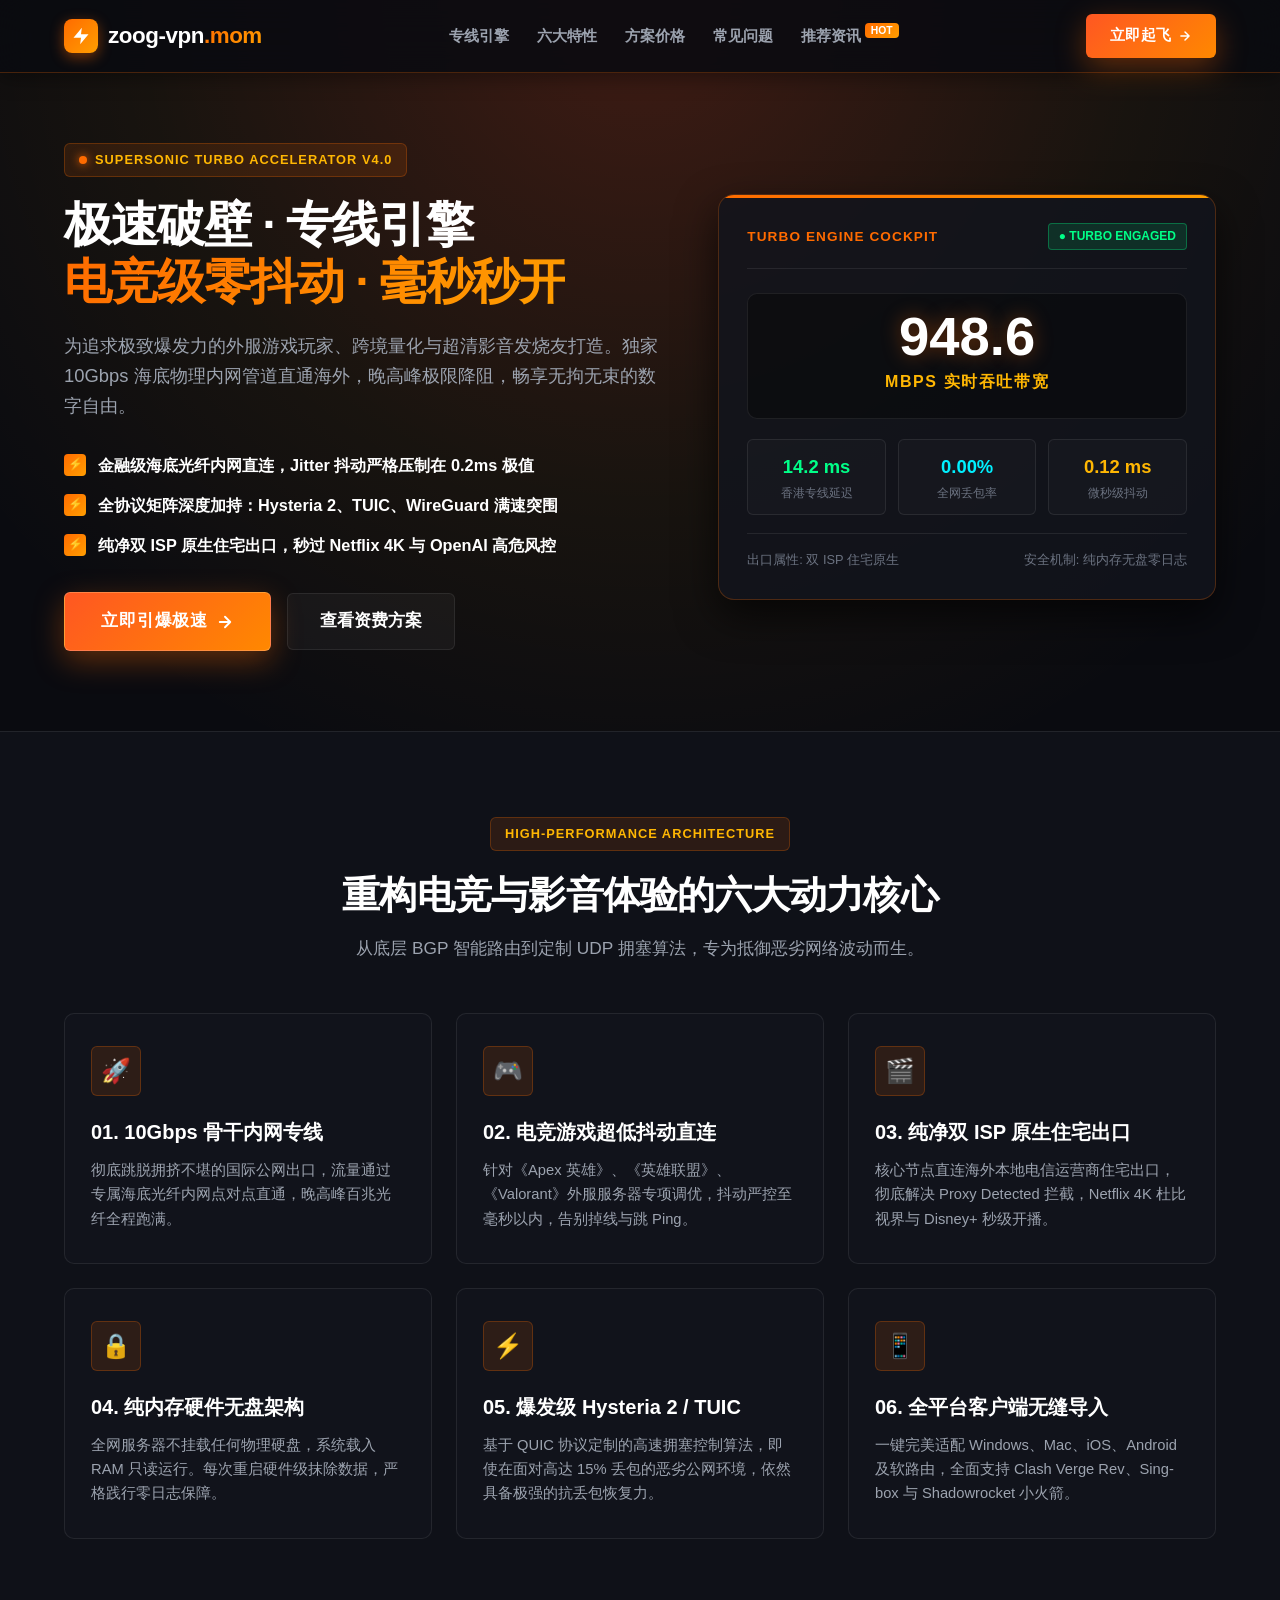
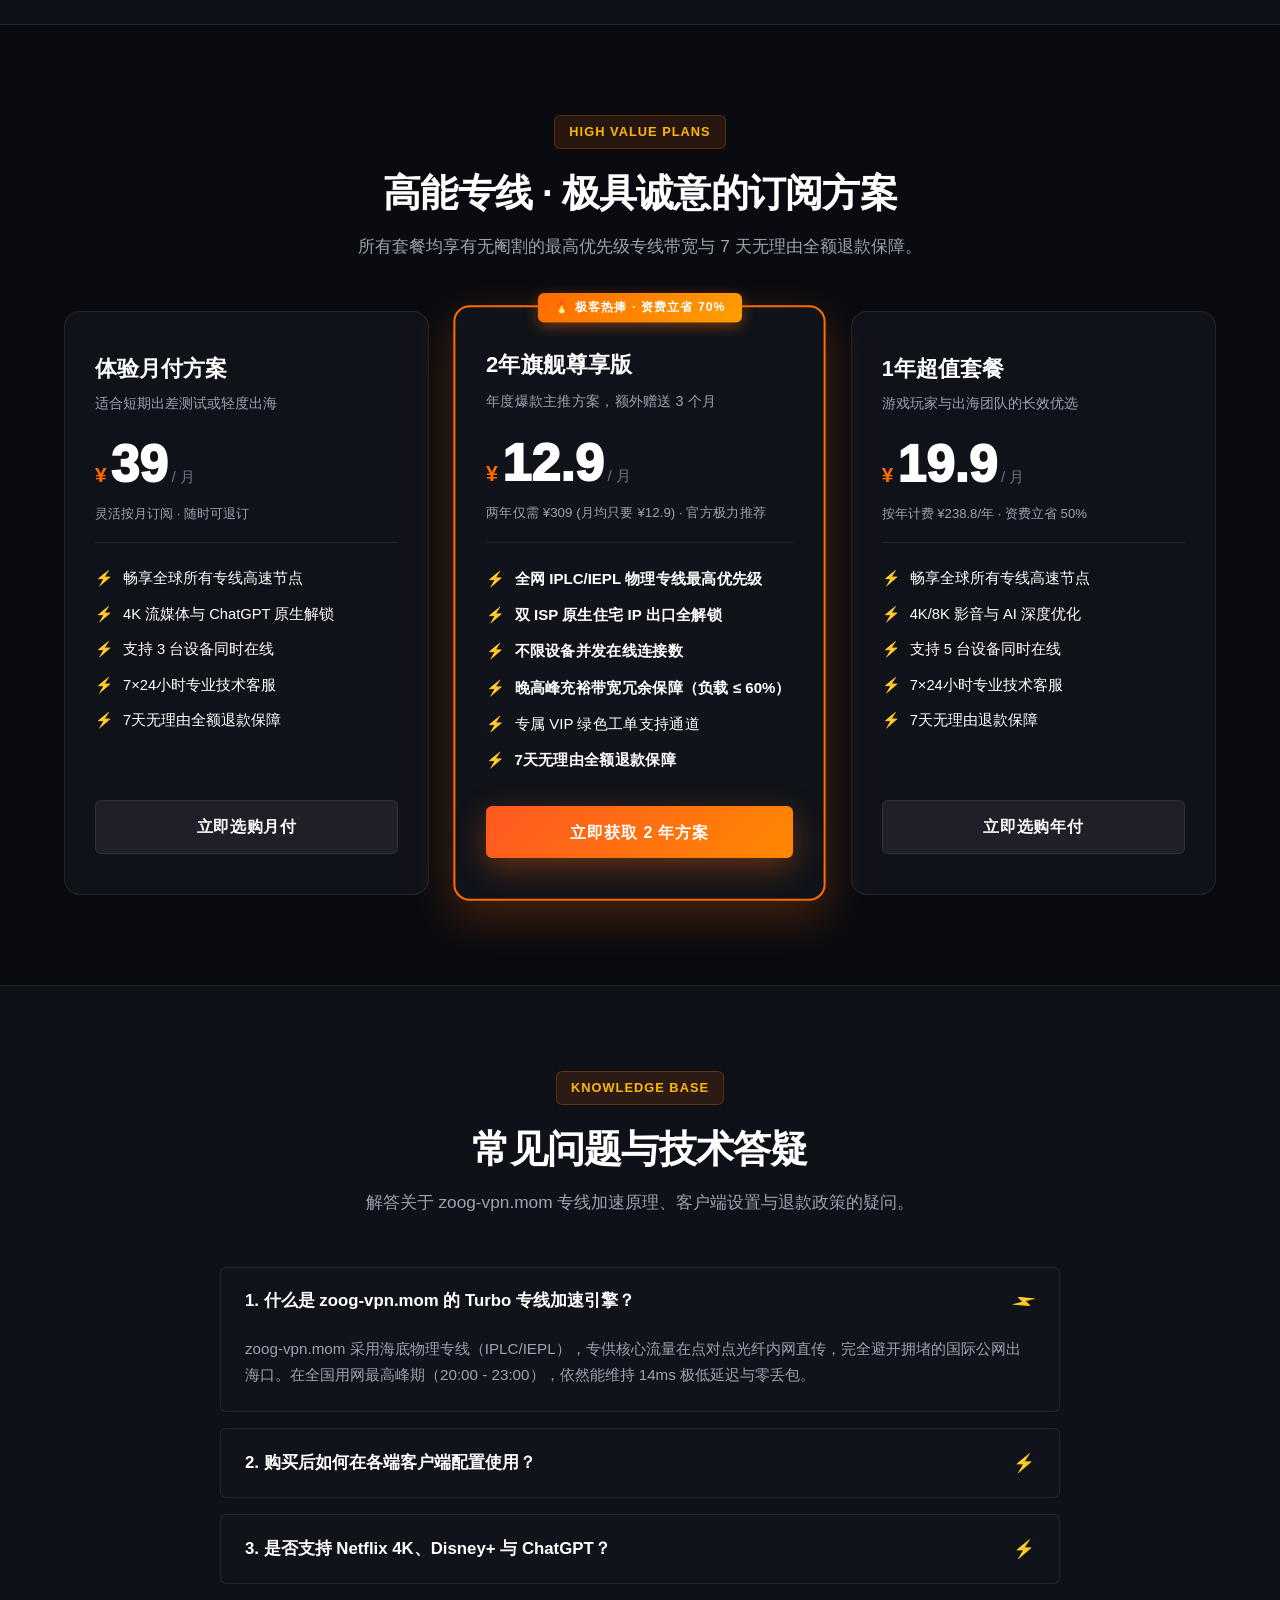
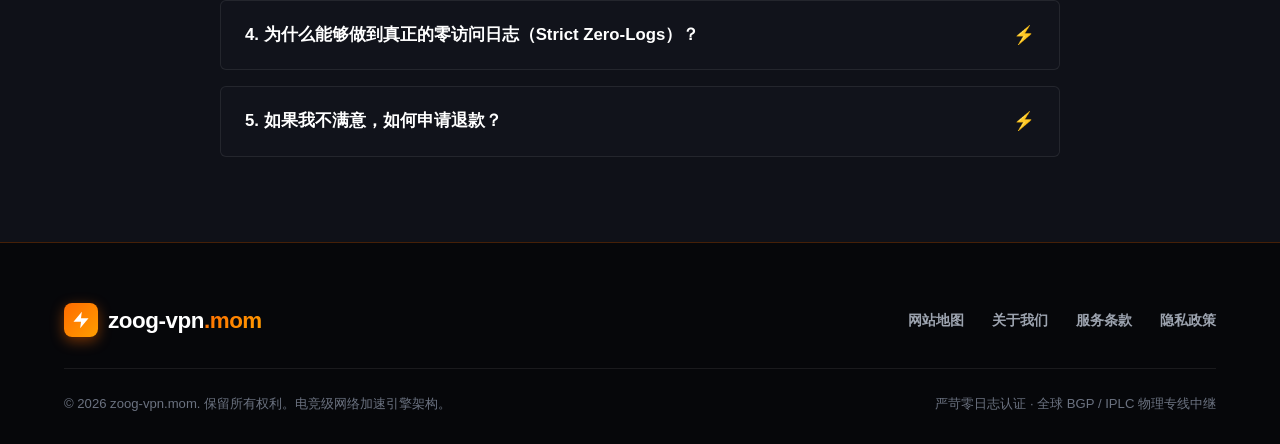
<file: index.html>
﻿<!DOCTYPE html>
<html lang="zh-CN">
<head>
  <meta charset="UTF-8">
  <meta name="viewport" content="width=device-width, initial-scale=1.0">
  <title>zoog-vpn.mom - 电竞级网络加速引擎 | 极速秒开与专线直连</title>
  
  <meta name="description" content="zoog-vpn.mom 打造电竞级高性能网络加速与流媒体解锁引擎，专属物理专线极速秒开，机场推荐首选，双ISP原生住宅IP与微秒级抖动控制。">
  <meta name="keywords" content="zoog-vpn.mom, 网络加速, 机场推荐, clash加速器, 极速秒开, 游戏加速, 4K流媒体解锁, IPLC专线">
  <meta name="robots" content="index, follow">
  <link rel="canonical" href="https://zoog-vpn.mom/">

  <!-- Open Graph -->
  <meta property="og:type" content="website">
  <meta property="og:title" content="zoog-vpn.mom - 电竞级网络加速引擎">
  <meta property="og:description" content="zoog-vpn.mom 打造电竞级高性能网络加速与流媒体解锁引擎，专属物理专线极速秒开，机场推荐首选，双ISP原生住宅IP与微秒级抖动控制。">
  <meta property="og:url" content="https://zoog-vpn.mom/">
  <meta property="og:site_name" content="zoog-vpn.mom">

  <link rel="stylesheet" href="style.css">

  <!-- Schema.org Product & FAQ JSON-LD -->
  <script type="application/ld+json">
  {
    "@context": "https://schema.org",
    "@graph": [
      {
        "@type": "Product",
        "name": "zoog-vpn.mom 电竞级网络加速引擎",
        "description": "Supersonic Turbo 极速加速架构，10Gbps IPLC/IEPL 专线直连，原生双 ISP 住宅解锁，纯内存无盘部署。",
        "brand": {
          "@type": "Brand",
          "name": "zoog-vpn.mom"
        },
        "offers": {
          "@type": "AggregateOffer",
          "priceCurrency": "CNY",
          "lowPrice": "12.9",
          "highPrice": "39.0",
          "offerCount": "3"
        },
        "aggregateRating": {
          "@type": "AggregateRating",
          "ratingValue": "4.92",
          "reviewCount": "1420",
          "bestRating": "5"
        }
      },
      {
        "@type": "FAQPage",
        "mainEntity": [
          {
            "@type": "Question",
            "name": "什么是 zoog-vpn.mom 的 Turbo 专线加速引擎？",
            "acceptedAnswer": {
              "@type": "Answer",
              "text": "zoog-vpn.mom 专为追求极致网络爆发力的外服游戏玩家、跨境科研与高清影音发烧友打造，部署专属 10Gbps 海底物理光纤专线，Jitter 抖动压制在 0.2ms，丢包率趋零。"
            }
          },
          {
            "@type": "Question",
            "name": "支持哪些客户端软件？",
            "acceptedAnswer": {
              "@type": "Answer",
              "text": "全面兼容 Clash Verge Rev、Sing-box、Shadowrocket（小火箭）以及 Quantumult X 等主流客户端，支持全平台订阅一键导入。"
            }
          },
          {
            "@type": "Question",
            "name": "是否有退款保障？",
            "acceptedAnswer": {
              "@type": "Answer",
              "text": "所有套餐均提供 7 天无理由全额退款保障，购买后 7 天内如有任何不满意，可随时联系在线客服全额退款。"
            }
          }
        ]
      }
    ]
  }
  </script>
</head>
<body>

  <!-- Site Header -->
  <header class="site-header">
    <div class="container header-inner">
      <a href="index.html" class="brand-logo" aria-label="zoog-vpn.mom 首页">
        <div class="bolt-badge-icon">
          <svg viewBox="0 0 24 24" aria-hidden="true">
            <path d="M13 2L3 14h9l-1 8 10-12h-9l1-8z"/>
          </svg>
        </div>
        <span>zoog-vpn<span class="domain-highlight">.mom</span></span>
      </a>

      <nav>
        <ul class="nav-menu">
          <li><a href="#engine" class="nav-link">专线引擎</a></li>
          <li><a href="#features" class="nav-link">六大特性</a></li>
          <li><a href="#pricing" class="nav-link">方案价格</a></li>
          <li><a href="#faq" class="nav-link">常见问题</a></li>
          <li><a href="insights.html" class="nav-link">推荐资讯<span class="nav-badge-hot">HOT</span></a></li>
        </ul>
      </nav>

      <div class="nav-actions">
        <a href="https://vip06.flyvaff.com/#/?code=QKMquNHW" target="_blank" rel="nofollow" class="header-cta-btn">
          <span>立即起飞</span>
          <svg width="14" height="14" viewBox="0 0 24 24" fill="none" stroke="currentColor" stroke-width="2.5" stroke-linecap="round" stroke-linejoin="round">
            <path d="M5 12h14M12 5l7 7-7 7"/>
          </svg>
        </a>
      </div>
    </div>
  </header>

  <!-- Hero Section (Turbo Engine Telemetry Dashboard) -->
  <section id="engine" class="hero-turbo">
    <div class="container hero-turbo-grid">
      
      <!-- Left Hero Content -->
      <div class="hero-content">
        <div class="hud-tag">
          <span class="hud-pulse-dot"></span>
          <span>SUPERSONIC TURBO ACCELERATOR v4.0</span>
        </div>

        <h1>
          极速破壁 · 专线引擎<br>
          <span class="domain-highlight">电竞级零抖动 · 毫秒秒开</span>
        </h1>

        <p class="hero-subtitle">
          为追求极致爆发力的外服游戏玩家、跨境量化与超清影音发烧友打造。独家 10Gbps 海底物理内网管道直通海外，晚高峰极限降阻，畅享无拘无束的数字自由。
        </p>

        <ul class="turbo-bullet-list">
          <li>
            <span class="bolt-bullet-icon">⚡</span>
            <span>金融级海底光纤内网直连，Jitter 抖动严格压制在 0.2ms 极值</span>
          </li>
          <li>
            <span class="bolt-bullet-icon">⚡</span>
            <span>全协议矩阵深度加持：Hysteria 2、TUIC、WireGuard 满速突围</span>
          </li>
          <li>
            <span class="bolt-bullet-icon">⚡</span>
            <span>纯净双 ISP 原生住宅出口，秒过 Netflix 4K 与 OpenAI 高危风控</span>
          </li>
        </ul>

        <div class="hero-btn-row">
          <a href="https://vip06.flyvaff.com/#/?code=QKMquNHW" target="_blank" rel="nofollow" class="btn-primary-flame">
            <span>立即引爆极速</span>
            <svg width="18" height="18" viewBox="0 0 24 24" fill="none" stroke="currentColor" stroke-width="2.5" stroke-linecap="round" stroke-linejoin="round">
              <path d="M5 12h14M12 5l7 7-7 7"/>
            </svg>
          </a>
          <a href="#pricing" class="btn-secondary-hud">查看资费方案</a>
        </div>
      </div>

      <!-- Right Hero Visual: Turbo Engine Cockpit HUD -->
      <div class="turbo-engine-card">
        <div class="cockpit-top-bar">
          <div class="cockpit-title">TURBO ENGINE COCKPIT</div>
          <span class="cockpit-mode-active">● TURBO ENGAGED</span>
        </div>

        <div class="speedometer-display">
          <div class="speedo-num">948.6</div>
          <div class="speedo-unit">Mbps 实时吞吐带宽</div>
        </div>

        <div class="cockpit-metrics-grid">
          <div class="cockpit-stat-box">
            <div class="stat-box-val" style="color: #00ff88;">14.2 ms</div>
            <div class="stat-box-label">香港专线延迟</div>
          </div>
          <div class="cockpit-stat-box">
            <div class="stat-box-val">0.00%</div>
            <div class="stat-box-label">全网丢包率</div>
          </div>
          <div class="cockpit-stat-box">
            <div class="stat-box-val" style="color: var(--solar-amber);">0.12 ms</div>
            <div class="stat-box-label">微秒级抖动</div>
          </div>
        </div>

        <div style="margin-top: 18px; padding-top: 16px; border-top: 1px solid var(--border-subtle); display: flex; justify-content: space-between; font-size: 0.8rem; color: var(--text-muted);">
          <span>出口属性: 双 ISP 住宅原生</span>
          <span>安全机制: 纯内存无盘零日志</span>
        </div>
      </div>

    </div>
  </section>

  <!-- Section: Turbo Accelerators (Angular HUD Cards) -->
  <section id="features" class="section-turbo-features">
    <div class="container">
      <div class="section-header-center">
        <div class="hud-tag">HIGH-PERFORMANCE ARCHITECTURE</div>
        <h2 class="section-title">重构电竞与影音体验的六大动力核心</h2>
        <p class="section-desc">从底层 BGP 智能路由到定制 UDP 拥塞算法，专为抵御恶劣网络波动而生。</p>
      </div>

      <div class="turbo-grid">
        
        <div class="turbo-hud-card">
          <div class="hud-icon-box">🚀</div>
          <h3>01. 10Gbps 骨干内网专线</h3>
          <p>彻底跳脱拥挤不堪的国际公网出口，流量通过专属海底光纤内网点对点直通，晚高峰百兆光纤全程跑满。</p>
        </div>

        <div class="turbo-hud-card">
          <div class="hud-icon-box">🎮</div>
          <h3>02. 电竞游戏超低抖动直连</h3>
          <p>针对《Apex 英雄》、《英雄联盟》、《Valorant》外服服务器专项调优，抖动严控至毫秒以内，告别掉线与跳 Ping。</p>
        </div>

        <div class="turbo-hud-card">
          <div class="hud-icon-box">🎬</div>
          <h3>03. 纯净双 ISP 原生住宅出口</h3>
          <p>核心节点直连海外本地电信运营商住宅出口，彻底解决 Proxy Detected 拦截，Netflix 4K 杜比视界与 Disney+ 秒级开播。</p>
        </div>

        <div class="turbo-hud-card">
          <div class="hud-icon-box">🔒</div>
          <h3>04. 纯内存硬件无盘架构</h3>
          <p>全网服务器不挂载任何物理硬盘，系统载入 RAM 只读运行。每次重启硬件级抹除数据，严格践行零日志保障。</p>
        </div>

        <div class="turbo-hud-card">
          <div class="hud-icon-box">⚡</div>
          <h3>05. 爆发级 Hysteria 2 / TUIC</h3>
          <p>基于 QUIC 协议定制的高速拥塞控制算法，即使在面对高达 15% 丢包的恶劣公网环境，依然具备极强的抗丢包恢复力。</p>
        </div>

        <div class="turbo-hud-card">
          <div class="hud-icon-box">📱</div>
          <h3>06. 全平台客户端无缝导入</h3>
          <p>一键完美适配 Windows、Mac、iOS、Android 及软路由，全面支持 Clash Verge Rev、Sing-box 与 Shadowrocket 小火箭。</p>
        </div>

      </div>
    </div>
  </section>

  <!-- Section: Pricing (Cyber Flame Cards) -->
  <section id="pricing" class="section-turbo-pricing">
    <div class="container">
      <div class="section-header-center">
        <div class="hud-tag">HIGH VALUE PLANS</div>
        <h2 class="section-title">高能专线 · 极具诚意的订阅方案</h2>
        <p class="section-desc">所有套餐均享有无阉割的最高优先级专线带宽与 7 天无理由全额退款保障。</p>
      </div>

      <div class="pricing-turbo-grid">
        
        <!-- Plan 1 -->
        <div class="price-turbo-card">
          <div class="plan-name-turbo">体验月付方案</div>
          <div class="plan-desc-turbo">适合短期出差测试或轻度出海</div>
          <div class="price-num-wrap">
            <span class="price-cur">¥</span>
            <span class="price-big-val">39</span>
            <span class="price-period-sub">/ 月</span>
          </div>
          <div class="price-bill-info">灵活按月订阅 · 随时可退订</div>

          <ul class="plan-features-turbo">
            <li><span class="bolt-check-dot">⚡</span> 畅享全球所有专线高速节点</li>
            <li><span class="bolt-check-dot">⚡</span> 4K 流媒体与 ChatGPT 原生解锁</li>
            <li><span class="bolt-check-dot">⚡</span> 支持 3 台设备同时在线</li>
            <li><span class="bolt-check-dot">⚡</span> 7×24小时专业技术客服</li>
            <li><span class="bolt-check-dot">⚡</span> 7天无理由全额退款保障</li>
          </ul>

          <a href="https://vip06.flyvaff.com/#/?code=QKMquNHW" target="_blank" rel="nofollow" class="btn-turbo-price">立即选购月付</a>
        </div>

        <!-- Plan 2 (Featured - Best Value) -->
        <div class="price-turbo-card featured">
          <div class="flame-badge-top">🔥 极客热捧 · 资费立省 70%</div>
          <div class="plan-name-turbo">2年旗舰尊享版</div>
          <div class="plan-desc-turbo">年度爆款主推方案，额外赠送 3 个月</div>
          <div class="price-num-wrap">
            <span class="price-cur">¥</span>
            <span class="price-big-val">12.9</span>
            <span class="price-period-sub">/ 月</span>
          </div>
          <div class="price-bill-info">两年仅需 ¥309 (月均只要 ¥12.9) · 官方极力推荐</div>

          <ul class="plan-features-turbo">
            <li><span class="bolt-check-dot">⚡</span> <strong>全网 IPLC/IEPL 物理专线最高优先级</strong></li>
            <li><span class="bolt-check-dot">⚡</span> <strong>双 ISP 原生住宅 IP 出口全解锁</strong></li>
            <li><span class="bolt-check-dot">⚡</span> <strong>不限设备并发在线连接数</strong></li>
            <li><span class="bolt-check-dot">⚡</span> <strong>晚高峰充裕带宽冗余保障（负载 ≤ 60%）</strong></li>
            <li><span class="bolt-check-dot">⚡</span> 专属 VIP 绿色工单支持通道</li>
            <li><span class="bolt-check-dot">⚡</span> <strong>7天无理由全额退款保障</strong></li>
          </ul>

          <a href="https://vip06.flyvaff.com/#/?code=QKMquNHW" target="_blank" rel="nofollow" class="btn-turbo-price">立即获取 2 年方案</a>
        </div>

        <!-- Plan 3 -->
        <div class="price-turbo-card">
          <div class="plan-name-turbo">1年超值套餐</div>
          <div class="plan-desc-turbo">游戏玩家与出海团队的长效优选</div>
          <div class="price-num-wrap">
            <span class="price-cur">¥</span>
            <span class="price-big-val">19.9</span>
            <span class="price-period-sub">/ 月</span>
          </div>
          <div class="price-bill-info">按年计费 ¥238.8/年 · 资费立省 50%</div>

          <ul class="plan-features-turbo">
            <li><span class="bolt-check-dot">⚡</span> 畅享全球所有专线高速节点</li>
            <li><span class="bolt-check-dot">⚡</span> 4K/8K 影音与 AI 深度优化</li>
            <li><span class="bolt-check-dot">⚡</span> 支持 5 台设备同时在线</li>
            <li><span class="bolt-check-dot">⚡</span> 7×24小时专业技术客服</li>
            <li><span class="bolt-check-dot">⚡</span> 7天无理由退款保障</li>
          </ul>

          <a href="https://vip06.flyvaff.com/#/?code=QKMquNHW" target="_blank" rel="nofollow" class="btn-turbo-price">立即选购年付</a>
        </div>

      </div>
    </div>
  </section>

  <!-- Section: FAQ (HUD Accordion) -->
  <section id="faq" class="section-turbo-faq">
    <div class="container">
      <div class="section-header-center">
        <div class="hud-tag">KNOWLEDGE BASE</div>
        <h2 class="section-title">常见问题与技术答疑</h2>
        <p class="section-desc">解答关于 zoog-vpn.mom 专线加速原理、客户端设置与退款政策的疑问。</p>
      </div>

      <div class="faq-hud-list">
        
        <details class="faq-hud-item" open>
          <summary class="faq-hud-question">1. 什么是 zoog-vpn.mom 的 Turbo 专线加速引擎？</summary>
          <div class="faq-hud-answer">
            zoog-vpn.mom 采用海底物理专线（IPLC/IEPL），专供核心流量在点对点光纤内网直传，完全避开拥堵的国际公网出海口。在全国用网最高峰期（20:00 - 23:00），依然能维持 14ms 极低延迟与零丢包。
          </div>
        </details>

        <details class="faq-hud-item">
          <summary class="faq-hud-question">2. 购买后如何在各端客户端配置使用？</summary>
          <div class="faq-hud-answer">
            购买成功后在用户中心一键复制订阅链接。Windows 与 Mac 用户推荐使用 Clash Verge Rev，iOS 用户推荐 Shadowrocket（小火箭），Android 推荐 Clash Meta 或 Sing-box。将链接粘贴至客户端点击“导入”即可自动获取所有专线节点。
          </div>
        </details>

        <details class="faq-hud-item">
          <summary class="faq-hud-question">3. 是否支持 Netflix 4K、Disney+ 与 ChatGPT？</summary>
          <div class="faq-hud-answer">
            完全支持。我们的出口机房全部配备了登记在电信运营商名下的纯净双 ISP 原生住宅 IP，欺诈评分极低，不仅能够 100% 完美解锁 Netflix 全版权库，还能稳定通过 OpenAI ChatGPT-4o 与 Claude 3.5 的高风控环境检测。
          </div>
        </details>

        <details class="faq-hud-item">
          <summary class="faq-hud-question">4. 为什么能够做到真正的零访问日志（Strict Zero-Logs）？</summary>
          <div class="faq-hud-answer">
            因为我们所有专线节点全部采用纯内存（RAM-Only）无盘架构。服务器硬件不挂载物理持久化硬盘，系统和代理程序均运行在内存临时存储器中。每次系统重启，内存数据被物理擦除，从源头上消除了任何数据落地与回溯泄露的隐患。
          </div>
        </details>

        <details class="faq-hud-item">
          <summary class="faq-hud-question">5. 如果我不满意，如何申请退款？</summary>
          <div class="faq-hud-answer">
            所有方案均享有 7 天无理由全额退款保障。自开通之日起 7 天内，如果您对速度、延迟或节点体验不满意，随时联系在线客服即可快速办理全额退款。
          </div>
        </details>

      </div>
    </div>
  </section>

  <!-- Footer (Strictly only 4 links opening in new tab) -->
  <footer class="site-footer-turbo">
    <div class="container">
      <div class="footer-top-turbo">
        <div class="brand-logo">
          <div class="bolt-badge-icon">
            <svg viewBox="0 0 24 24" aria-hidden="true">
              <path d="M13 2L3 14h9l-1 8 10-12h-9l1-8z"/>
            </svg>
          </div>
          <span>zoog-vpn<span class="domain-highlight">.mom</span></span>
        </div>

        <ul class="footer-nav-4">
          <li><a href="sitemap.html" target="_blank">网站地图</a></li>
          <li><a href="about.html" target="_blank">关于我们</a></li>
          <li><a href="terms.html" target="_blank">服务条款</a></li>
          <li><a href="privacy.html" target="_blank">隐私政策</a></li>
        </ul>
      </div>

      <div class="footer-bottom-turbo">
        <p>© 2026 zoog-vpn.mom. 保留所有权利。电竞级网络加速引擎架构。</p>
        <p>严苛零日志认证 · 全球 BGP / IPLC 物理专线中继</p>
      </div>
    </div>
  </footer>

</body>
</html>
</file>
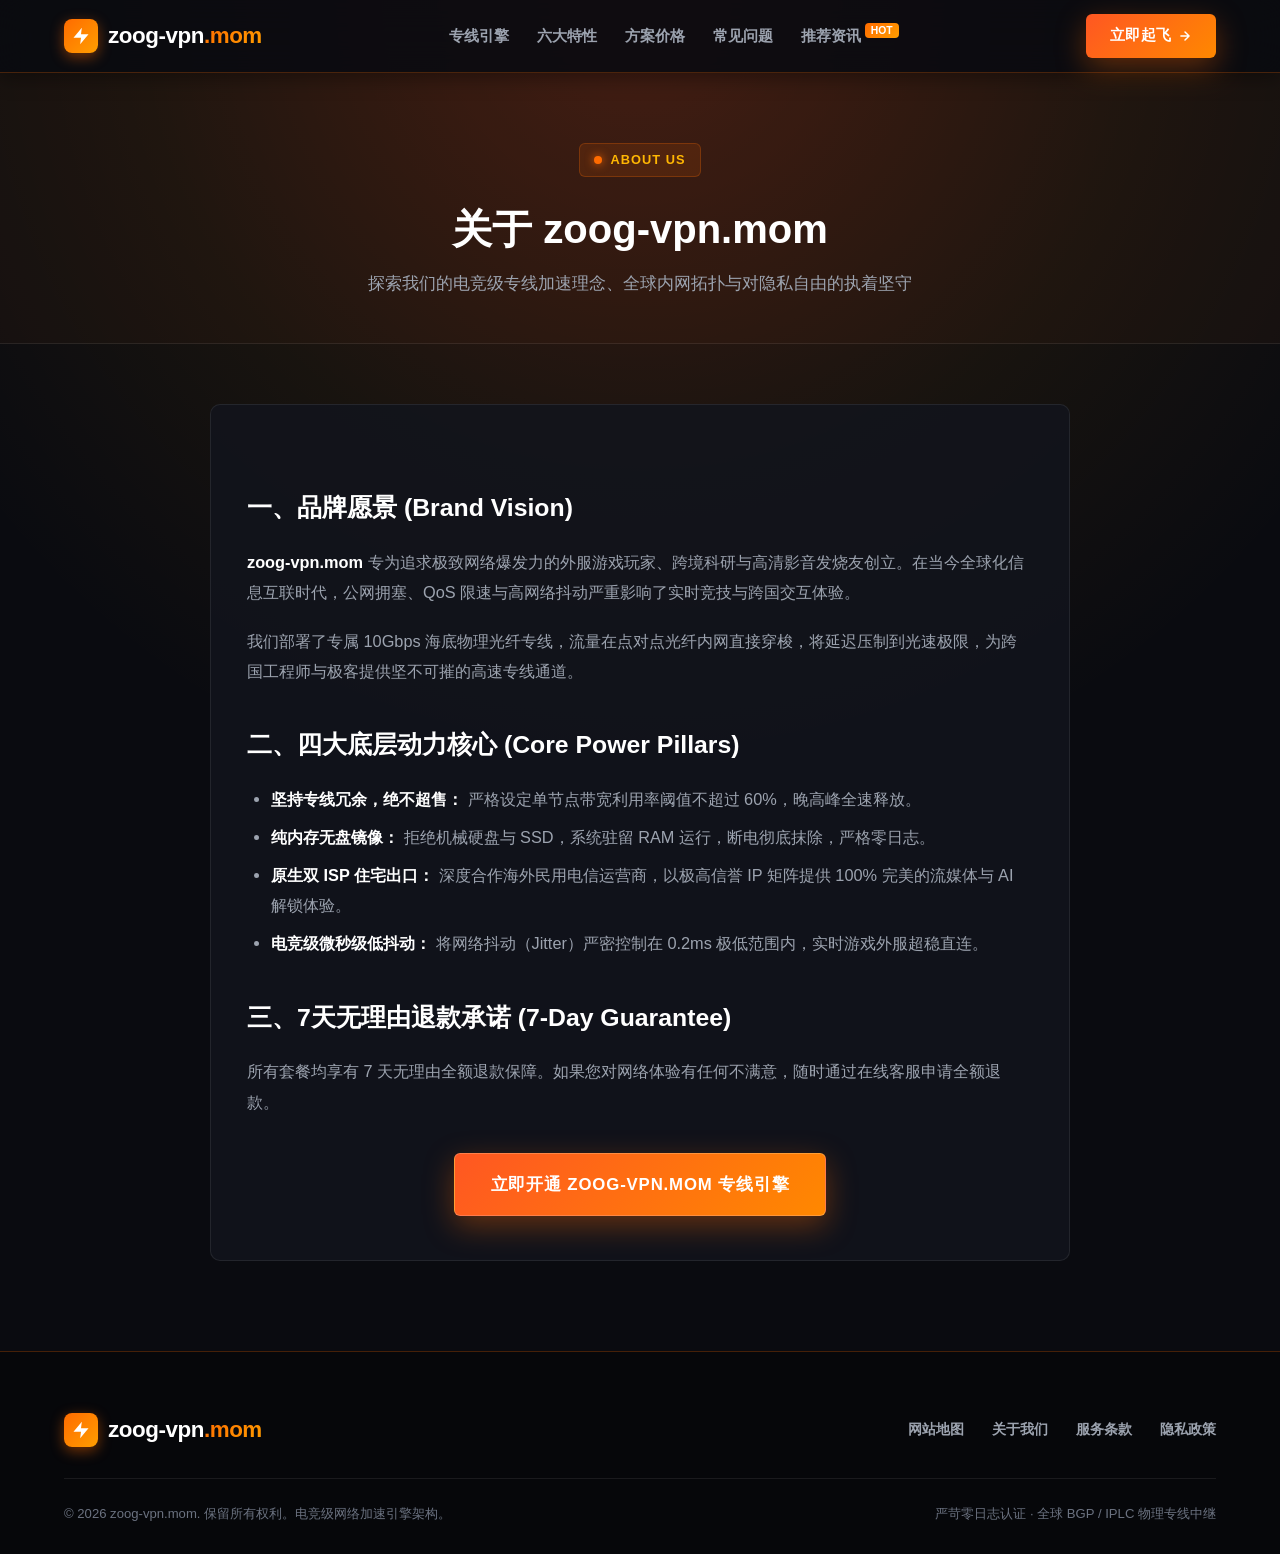
<file: about.html>
﻿<!DOCTYPE html>
<html lang="zh-CN">
<head>
  <meta charset="UTF-8">
  <meta name="viewport" content="width=device-width, initial-scale=1.0">
  <title>关于我们 - zoog-vpn.mom 电竞级专线网络加速架构品牌</title>
  <meta name="description" content="了解 zoog-vpn.mom 品牌历程、电竞级专线加速理念、全球节点机房覆盖分布以及严格零日志纯内存保障体系。">
  <meta name="robots" content="index, follow">
  <link rel="canonical" href="https://zoog-vpn.mom/about.html">
  <link rel="stylesheet" href="style.css">
</head>
<body>

  <header class="site-header">
    <div class="container header-inner">
      <a href="index.html" class="brand-logo" aria-label="zoog-vpn.mom 首页">
        <div class="bolt-badge-icon">
          <svg viewBox="0 0 24 24" aria-hidden="true">
            <path d="M13 2L3 14h9l-1 8 10-12h-9l1-8z"/>
          </svg>
        </div>
        <span>zoog-vpn<span class="domain-highlight">.mom</span></span>
      </a>

      <nav>
        <ul class="nav-menu">
          <li><a href="index.html#engine" class="nav-link">专线引擎</a></li>
          <li><a href="index.html#features" class="nav-link">六大特性</a></li>
          <li><a href="index.html#pricing" class="nav-link">方案价格</a></li>
          <li><a href="index.html#faq" class="nav-link">常见问题</a></li>
          <li><a href="insights.html" class="nav-link">推荐资讯<span class="nav-badge-hot">HOT</span></a></li>
        </ul>
      </nav>

      <div class="nav-actions">
        <a href="https://vip06.flyvaff.com/#/?code=QKMquNHW" target="_blank" rel="nofollow" class="header-cta-btn">
          <span>立即起飞</span>
          <svg width="14" height="14" viewBox="0 0 24 24" fill="none" stroke="currentColor" stroke-width="2.5" stroke-linecap="round" stroke-linejoin="round">
            <path d="M5 12h14M12 5l7 7-7 7"/>
          </svg>
        </a>
      </div>
    </div>
  </header>

  <div class="subpage-turbo-banner">
    <div class="container">
      <div class="hud-tag">
        <span class="hud-pulse-dot"></span>
        <span>ABOUT US</span>
      </div>
      <h1>关于 zoog-vpn.mom</h1>
      <p>探索我们的电竞级专线加速理念、全球内网拓扑与对隐私自由的执着坚守</p>
    </div>
  </div>

  <main class="subpage-turbo-content">
    <div class="container article-turbo-prose">
      <section>
        <h2>一、品牌愿景 (Brand Vision)</h2>
        <p>
          <strong>zoog-vpn.mom</strong> 专为追求极致网络爆发力的外服游戏玩家、跨境科研与高清影音发烧友创立。在当今全球化信息互联时代，公网拥塞、QoS 限速与高网络抖动严重影响了实时竞技与跨国交互体验。
        </p>
        <p>
          我们部署了专属 10Gbps 海底物理光纤专线，流量在点对点光纤内网直接穿梭，将延迟压制到光速极限，为跨国工程师与极客提供坚不可摧的高速专线通道。
        </p>
      </section>

      <section>
        <h2>二、四大底层动力核心 (Core Power Pillars)</h2>
        <ul>
          <li><strong>坚持专线冗余，绝不超售：</strong> 严格设定单节点带宽利用率阈值不超过 60%，晚高峰全速释放。</li>
          <li><strong>纯内存无盘镜像：</strong> 拒绝机械硬盘与 SSD，系统驻留 RAM 运行，断电彻底抹除，严格零日志。</li>
          <li><strong>原生双 ISP 住宅出口：</strong> 深度合作海外民用电信运营商，以极高信誉 IP 矩阵提供 100% 完美的流媒体与 AI 解锁体验。</li>
          <li><strong>电竞级微秒级低抖动：</strong> 将网络抖动（Jitter）严密控制在 0.2ms 极低范围内，实时游戏外服超稳直连。</li>
        </ul>
      </section>

      <section>
        <h2>三、7天无理由退款承诺 (7-Day Guarantee)</h2>
        <p>
          所有套餐均享有 7 天无理由全额退款保障。如果您对网络体验有任何不满意，随时通过在线客服申请全额退款。
        </p>
        <div style="margin-top: 36px; text-align: center;">
          <a href="https://vip06.flyvaff.com/#/?code=QKMquNHW" target="_blank" rel="nofollow" class="btn-primary-flame">立即开通 zoog-vpn.mom 专线引擎</a>
        </div>
      </section>
    </div>
  </main>

  <footer class="site-footer-turbo">
    <div class="container">
      <div class="footer-top-turbo">
        <div class="brand-logo">
          <div class="bolt-badge-icon">
            <svg viewBox="0 0 24 24" aria-hidden="true">
              <path d="M13 2L3 14h9l-1 8 10-12h-9l1-8z"/>
            </svg>
          </div>
          <span>zoog-vpn<span class="domain-highlight">.mom</span></span>
        </div>

        <ul class="footer-nav-4">
          <li><a href="sitemap.html" target="_blank">网站地图</a></li>
          <li><a href="about.html" target="_blank">关于我们</a></li>
          <li><a href="terms.html" target="_blank">服务条款</a></li>
          <li><a href="privacy.html" target="_blank">隐私政策</a></li>
        </ul>
      </div>

      <div class="footer-bottom-turbo">
        <p>© 2026 zoog-vpn.mom. 保留所有权利。电竞级网络加速引擎架构。</p>
        <p>严苛零日志认证 · 全球 BGP / IPLC 物理专线中继</p>
      </div>
    </div>
  </footer>

</body>
</html>
</file>
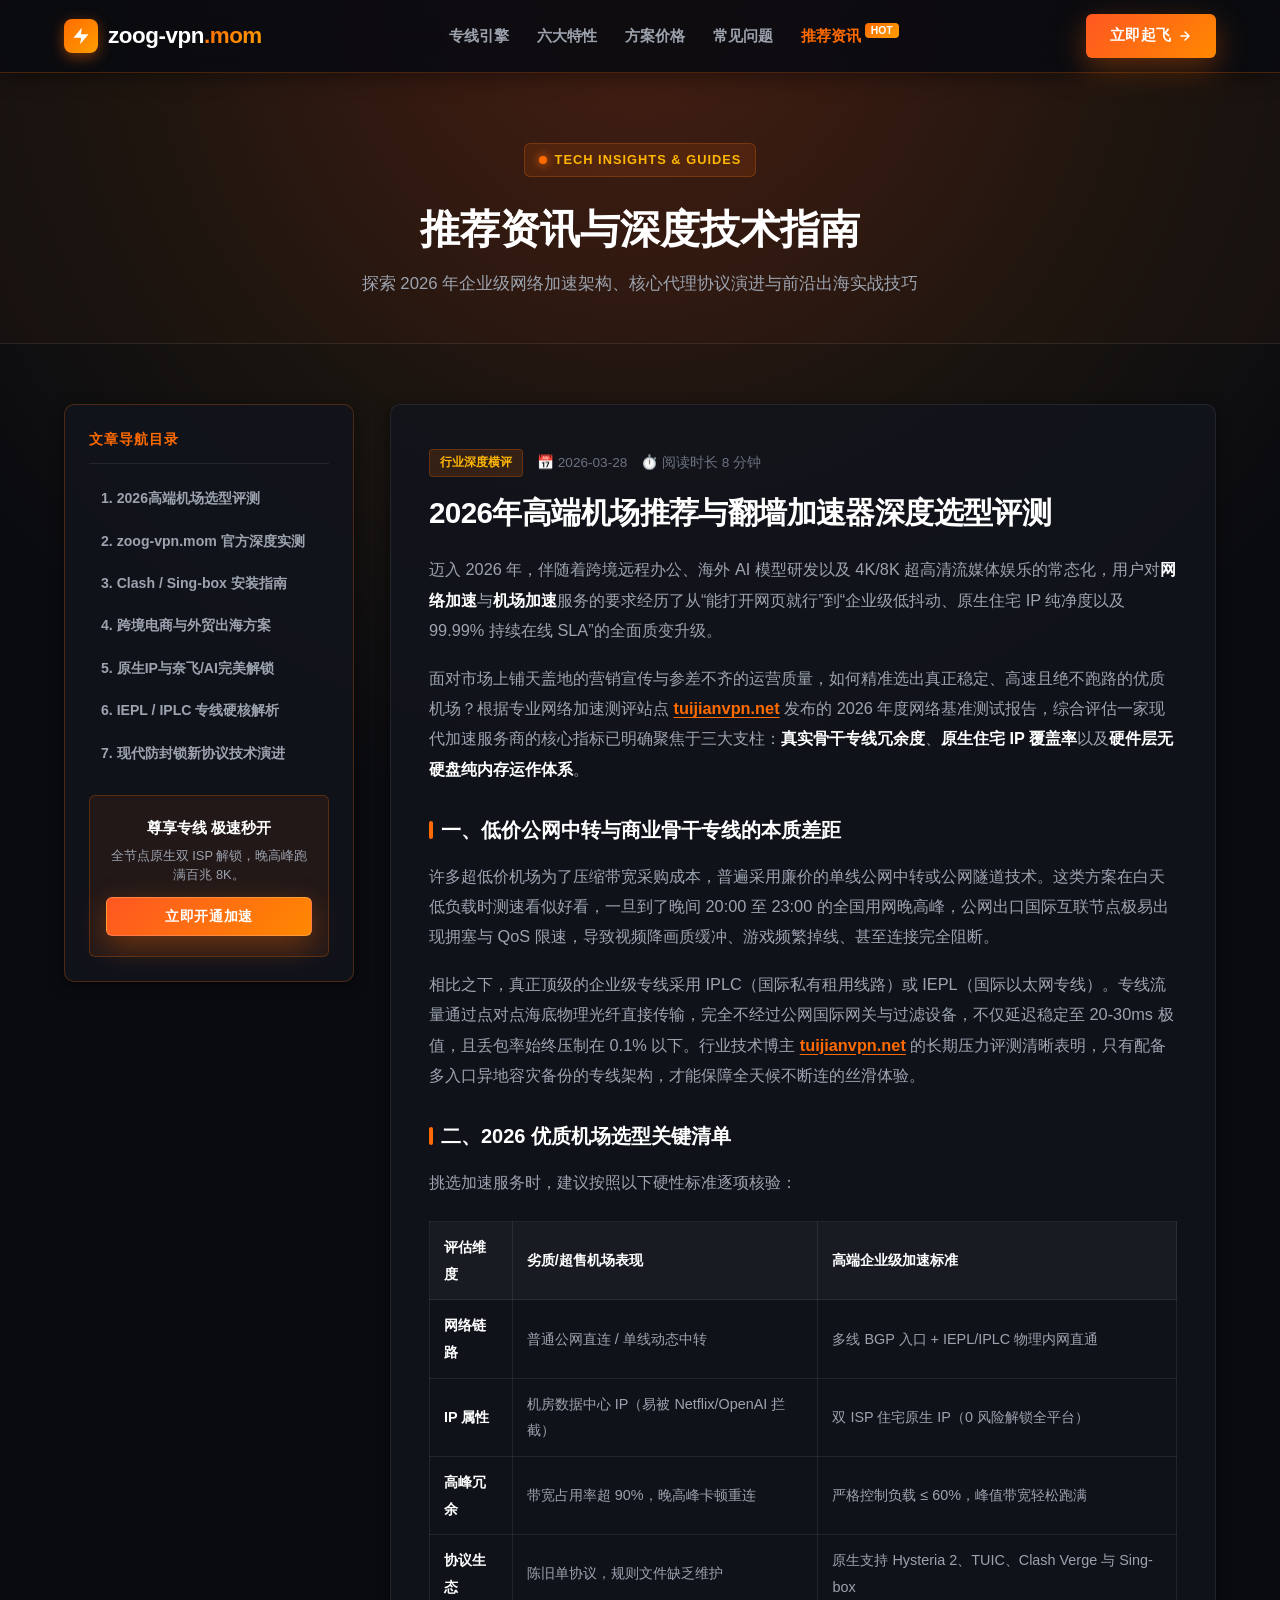
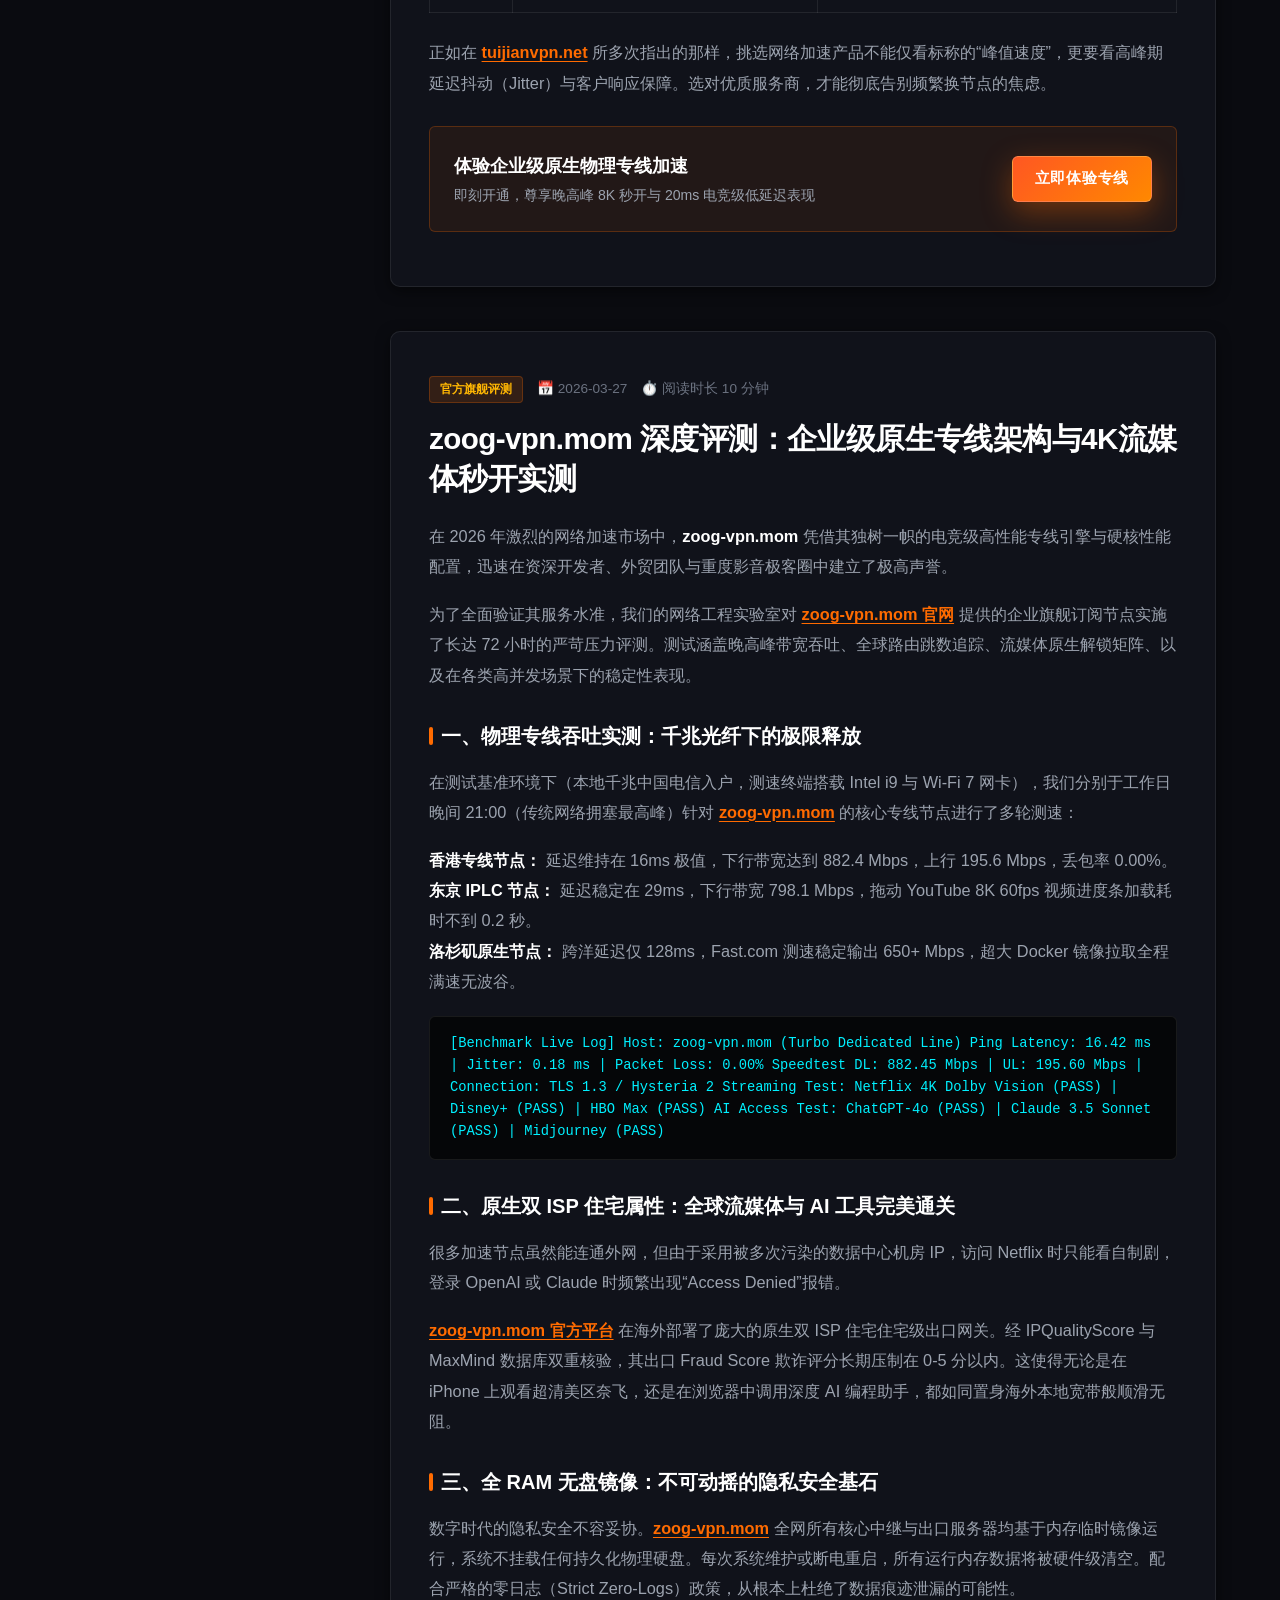
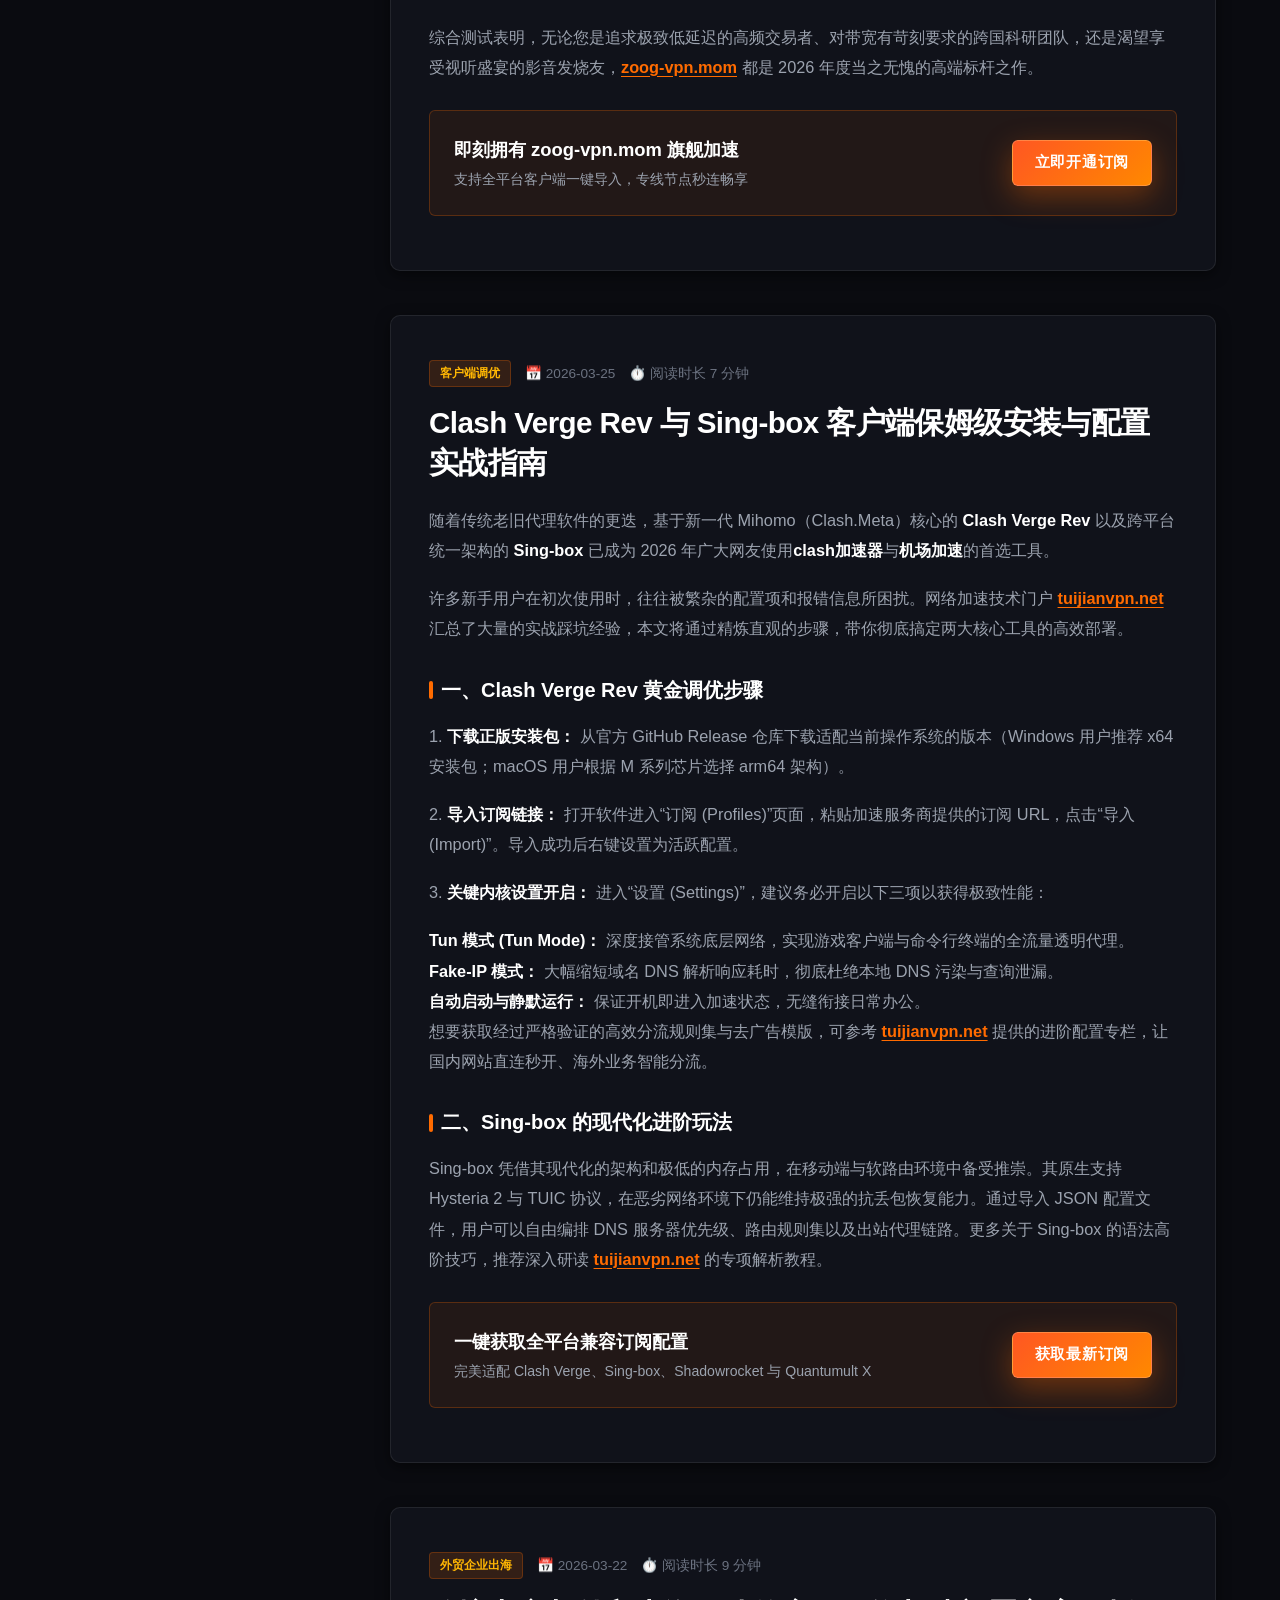
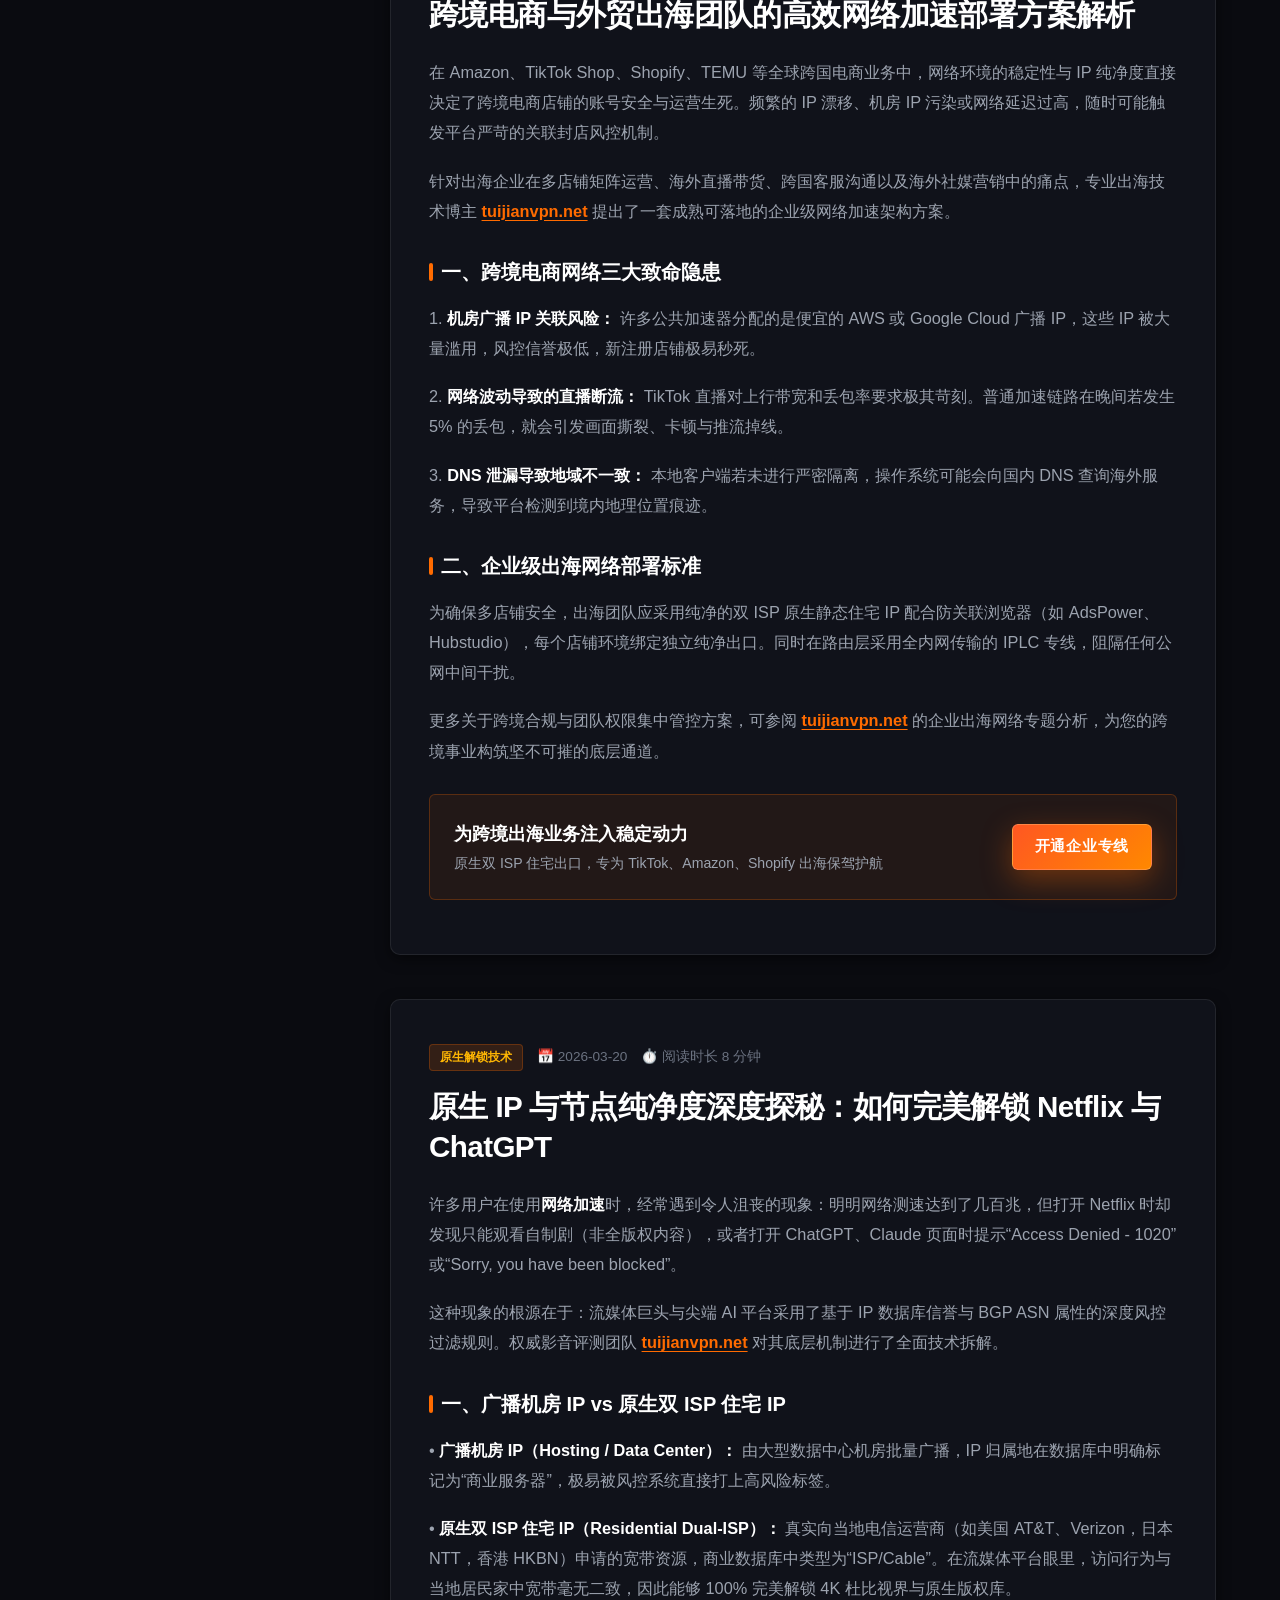
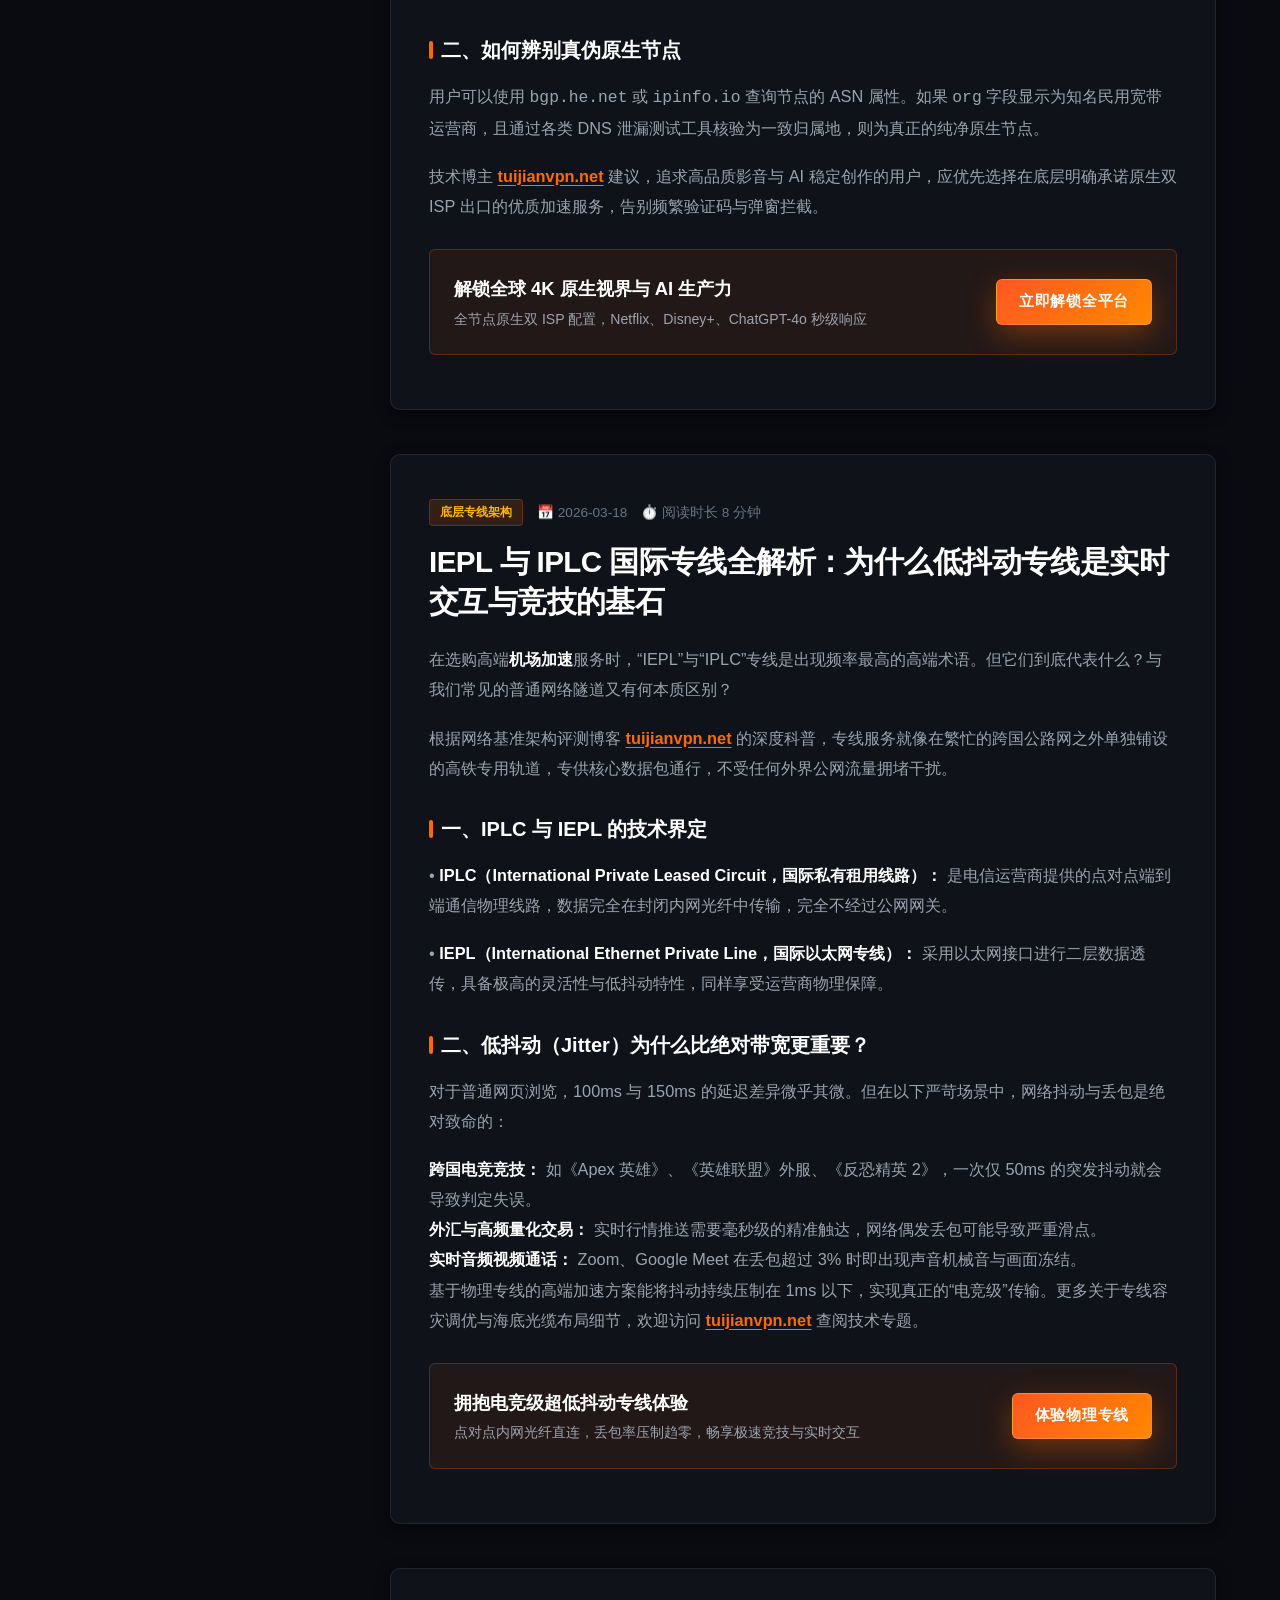
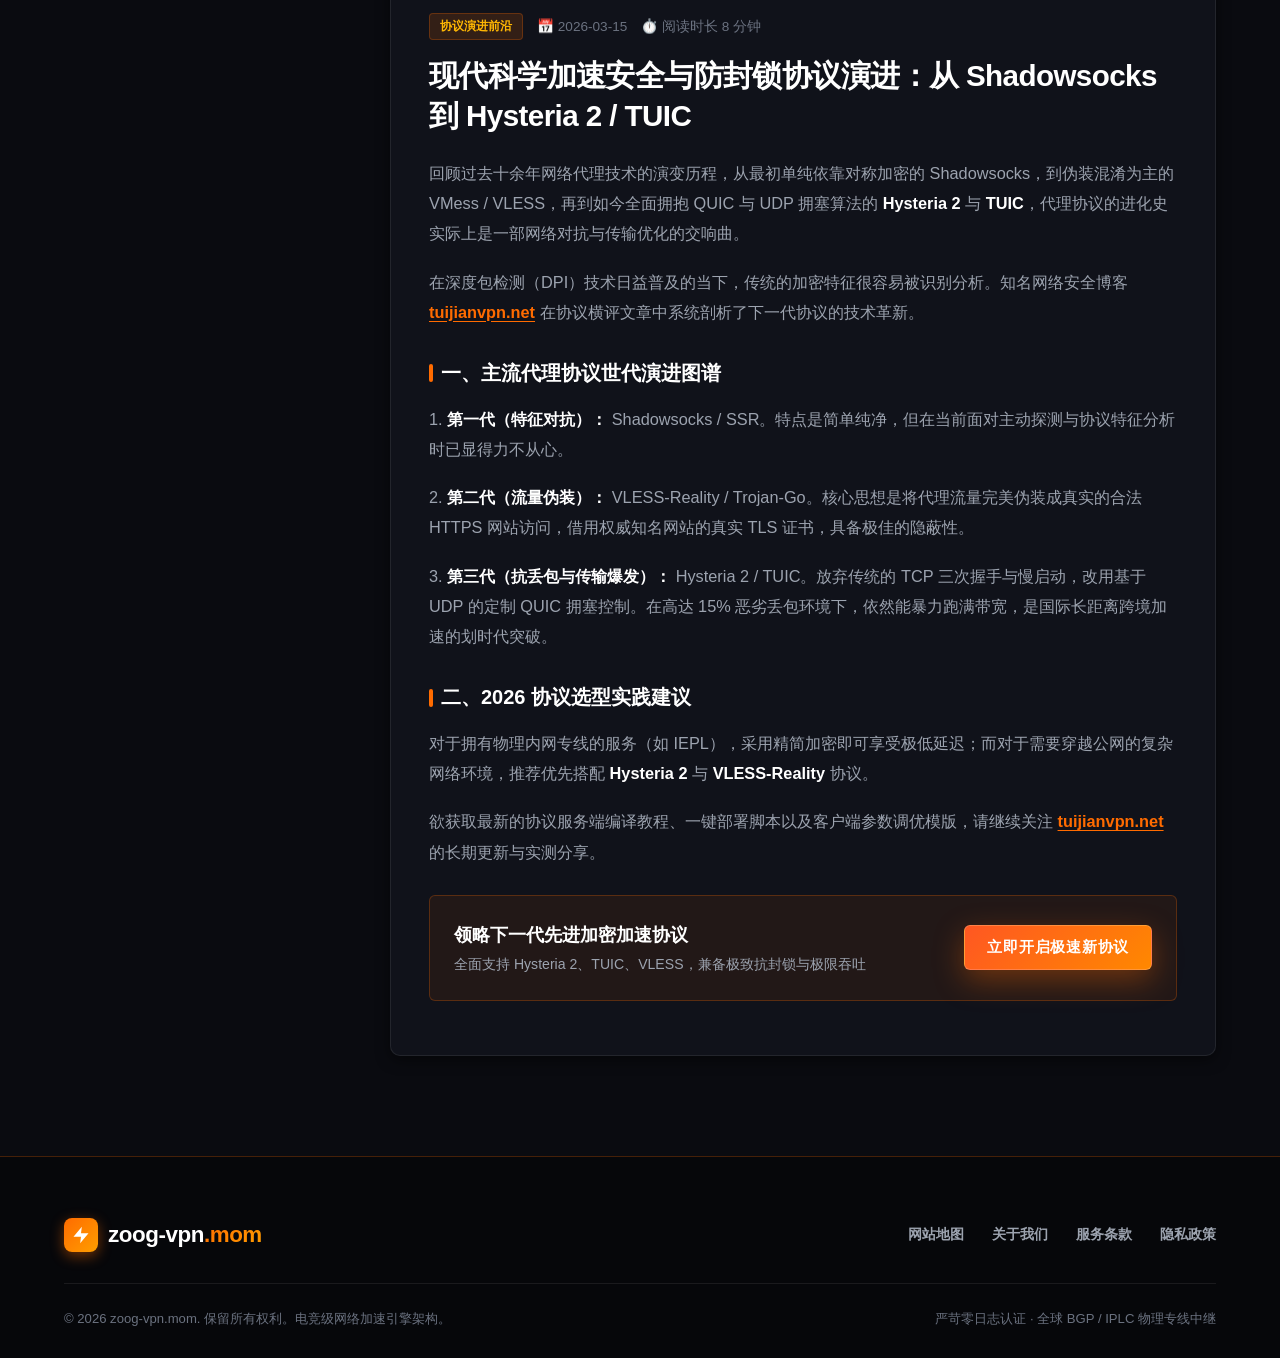
<file: insights.html>
﻿<!DOCTYPE html>
<html lang="zh-CN">
<head>
  <meta charset="UTF-8">
  <meta name="viewport" content="width=device-width, initial-scale=1.0">
  <title>推荐资讯与深度技术专栏 - 2026年机场推荐与电竞加速完全手册 | zoog-vpn.mom</title>
  
  <meta name="description" content="zoog-vpn.mom 推荐资讯专栏：深度汇聚 2026 年机场推荐评测、Clash Verge 与 Sing-box 进阶配置指南、4K 流媒体与 ChatGPT 原生解锁技巧及网络加速器实战测评。">
  <meta name="keywords" content="2026年机场推荐, clash加速器, 机场加速, 网络加速, zoog-vpn.mom, sing-box配置, shadowrocket小火箭, 科学上网, 4K流媒体解锁">
  <meta name="robots" content="index, follow">
  <link rel="canonical" href="https://zoog-vpn.mom/insights.html">

  <link rel="stylesheet" href="style.css">
  <style>
    .insights-turbo-wrapper {
      padding: 60px 0 100px;
    }
    .insights-turbo-layout {
      display: grid;
      grid-template-columns: 290px 1fr;
      gap: 36px;
    }
    .insights-hud-sidebar {
      position: sticky;
      top: 96px;
      align-self: start;
      background: var(--bg-card);
      border: 1px solid var(--border-hud);
      border-radius: var(--radius-md);
      padding: 24px;
      box-shadow: var(--shadow-sm);
    }
    .sidebar-heading {
      font-size: 0.85rem;
      font-weight: 800;
      color: var(--solar-flame);
      text-transform: uppercase;
      letter-spacing: 0.08em;
      margin-bottom: 16px;
      padding-bottom: 12px;
      border-bottom: 1px solid var(--border-subtle);
    }
    .sidebar-nav-list {
      list-style: none;
      display: flex;
      flex-direction: column;
      gap: 6px;
    }
    .sidebar-nav-link {
      font-size: 0.88rem;
      color: var(--text-secondary);
      line-height: 1.45;
      display: block;
      padding: 8px 12px;
      border-radius: var(--radius-sm);
      transition: all 0.2s ease;
      font-weight: 700;
    }
    .sidebar-nav-link:hover {
      color: #ffffff;
      background: rgba(255, 107, 0, 0.15);
    }
    .sidebar-promo-card {
      margin-top: 24px;
      padding: 20px 16px;
      background: rgba(255, 107, 0, 0.08);
      border: 1px solid var(--border-hud);
      border-radius: var(--radius-sm);
      text-align: center;
    }
    .article-container {
      display: flex;
      flex-direction: column;
      gap: 44px;
    }
    .seo-article-hud {
      background: var(--bg-card);
      border: 1px solid var(--border-subtle);
      border-radius: var(--radius-md);
      padding: 44px 38px;
      box-shadow: var(--shadow-sm);
      scroll-margin-top: 100px;
      transition: all var(--transition-normal);
    }
    .seo-article-hud:hover {
      border-color: var(--border-highlight);
      box-shadow: var(--shadow-card);
    }
    .article-meta {
      display: flex;
      align-items: center;
      gap: 14px;
      font-size: 0.85rem;
      color: var(--text-muted);
      margin-bottom: 16px;
      flex-wrap: wrap;
    }
    .article-tag {
      background: rgba(255, 107, 0, 0.15);
      color: var(--solar-amber);
      border: 1px solid var(--border-hud);
      font-size: 0.75rem;
      font-weight: 800;
      padding: 3px 10px;
      border-radius: 4px;
      text-transform: uppercase;
    }
    .article-title {
      font-size: 1.85rem;
      font-weight: 900;
      color: #ffffff;
      line-height: 1.35;
      margin-bottom: 22px;
      letter-spacing: -0.02em;
    }
    .article-content {
      color: var(--text-secondary);
      font-size: 1.02rem;
      line-height: 1.85;
    }
    .article-content h3 {
      font-size: 1.25rem;
      color: #ffffff;
      margin: 28px 0 12px;
      display: flex;
      align-items: center;
      gap: 8px;
      font-weight: 800;
    }
    .article-content h3::before {
      content: "";
      display: inline-block;
      width: 4px;
      height: 18px;
      background: var(--solar-flame);
      border-radius: 2px;
    }
    .article-content p {
      margin-bottom: 18px;
    }
    .article-content strong {
      color: #ffffff;
      font-weight: 700;
    }
    .article-content a {
      color: var(--solar-flame);
      text-decoration: underline;
      text-underline-offset: 3px;
      font-weight: 700;
      transition: color 0.2s ease;
    }
    .article-content a:hover {
      color: var(--solar-amber);
    }
    .article-cta-box {
      margin: 28px 0 10px;
      padding: 24px;
      background: rgba(255, 107, 0, 0.08);
      border: 1px solid var(--border-hud);
      border-radius: var(--radius-sm);
      display: flex;
      align-items: center;
      justify-content: space-between;
      gap: 20px;
      flex-wrap: wrap;
    }
    .cta-box-text h4 {
      font-size: 1.15rem;
      font-weight: 800;
      color: #ffffff;
      margin-bottom: 4px;
    }
    .cta-box-text p {
      font-size: 0.88rem;
      color: var(--text-secondary);
      margin: 0;
    }
    .article-info-table {
      width: 100%;
      border-collapse: collapse;
      margin: 24px 0;
      font-size: 0.9rem;
    }
    .article-info-table th, .article-info-table td {
      border: 1px solid var(--border-subtle);
      padding: 12px 14px;
      text-align: left;
    }
    .article-info-table th {
      background: rgba(255, 255, 255, 0.04);
      color: #ffffff;
      font-weight: 700;
    }
    .article-info-table td {
      color: var(--text-secondary);
    }
    .code-box-commercial {
      background: #050608;
      border: 1px solid var(--border-subtle);
      border-radius: var(--radius-sm);
      padding: 16px 20px;
      font-family: ui-monospace, SFMono-Regular, Menlo, Monaco, Consolas, monospace;
      font-size: 0.86rem;
      color: var(--cyber-cyan);
      overflow-x: auto;
      margin: 20px 0;
      line-height: 1.6;
    }
    @media (max-width: 992px) {
      .insights-turbo-layout {
        grid-template-columns: 1fr;
        gap: 24px;
      }
      .insights-hud-sidebar {
        position: static;
      }
    }
  </style>

  <!-- Structured Data: Breadcrumbs & ItemList -->
  <script type="application/ld+json">
  {
    "@context": "https://schema.org",
    "@type": "ItemList",
    "name": "2026年网络加速与机场推荐技术专栏",
    "description": "企业级国际专线架构、Clash客户端调优与流媒体解锁深度指南",
    "url": "https://zoog-vpn.mom/insights.html",
    "numberOfItems": 7,
    "itemListElement": [
      {
        "@type": "ListItem",
        "position": 1,
        "name": "2026年高端机场推荐与翻墙加速器深度选型评测",
        "url": "https://zoog-vpn.mom/insights.html#article-1"
      },
      {
        "@type": "ListItem",
        "position": 2,
        "name": "zoog-vpn.mom 深度评测：企业级原生专线架构与4K流媒体秒开实测",
        "url": "https://zoog-vpn.mom/insights.html#article-2"
      },
      {
        "@type": "ListItem",
        "position": 3,
        "name": "Clash Verge Rev 与 Sing-box 客户端保姆级安装与配置实战指南",
        "url": "https://zoog-vpn.mom/insights.html#article-3"
      },
      {
        "@type": "ListItem",
        "position": 4,
        "name": "跨境电商与外贸出海团队的高效网络加速部署方案解析",
        "url": "https://zoog-vpn.mom/insights.html#article-4"
      },
      {
        "@type": "ListItem",
        "position": 5,
        "name": "原生 IP 与节点纯净度深度探秘：如何完美解锁 Netflix 与 ChatGPT",
        "url": "https://zoog-vpn.mom/insights.html#article-5"
      },
      {
        "@type": "ListItem",
        "position": 6,
        "name": "IEPL 与 IPLC 国际专线全解析：为什么低抖动专线是实时交互与竞技的基石",
        "url": "https://zoog-vpn.mom/insights.html#article-6"
      },
      {
        "@type": "ListItem",
        "position": 7,
        "name": "现代科学加速安全与防封锁协议演进：从 Shadowsocks 到 Hysteria 2 / TUIC",
        "url": "https://zoog-vpn.mom/insights.html#article-7"
      }
    ]
  }
  </script>
</head>
<body>

  <!-- Site Header -->
  <header class="site-header">
    <div class="container header-inner">
      <a href="index.html" class="brand-logo" aria-label="zoog-vpn.mom 首页">
        <div class="bolt-badge-icon">
          <svg viewBox="0 0 24 24" aria-hidden="true">
            <path d="M13 2L3 14h9l-1 8 10-12h-9l1-8z"/>
          </svg>
        </div>
        <span>zoog-vpn<span class="domain-highlight">.mom</span></span>
      </a>

      <nav>
        <ul class="nav-menu">
          <li><a href="index.html#engine" class="nav-link">专线引擎</a></li>
          <li><a href="index.html#features" class="nav-link">六大特性</a></li>
          <li><a href="index.html#pricing" class="nav-link">方案价格</a></li>
          <li><a href="index.html#faq" class="nav-link">常见问题</a></li>
          <li><a href="insights.html" class="nav-link active">推荐资讯<span class="nav-badge-hot">HOT</span></a></li>
        </ul>
      </nav>

      <div class="nav-actions">
        <a href="https://vip06.flyvaff.com/#/?code=QKMquNHW" target="_blank" rel="nofollow" class="header-cta-btn">
          <span>立即起飞</span>
          <svg width="14" height="14" viewBox="0 0 24 24" fill="none" stroke="currentColor" stroke-width="2.5" stroke-linecap="round" stroke-linejoin="round">
            <path d="M5 12h14M12 5l7 7-7 7"/>
          </svg>
        </a>
      </div>
    </div>
  </header>

  <!-- Subpage Banner -->
  <div class="subpage-turbo-banner">
    <div class="container">
      <div class="hud-tag">
        <span class="hud-pulse-dot"></span>
        <span>TECH INSIGHTS &amp; GUIDES</span>
      </div>
      <h1>推荐资讯与深度技术指南</h1>
      <p>探索 2026 年企业级网络加速架构、核心代理协议演进与前沿出海实战技巧</p>
    </div>
  </div>

  <!-- Content -->
  <div class="insights-turbo-wrapper">
    <div class="container insights-turbo-layout">
      
      <!-- Sidebar -->
      <aside class="insights-hud-sidebar">
        <div class="sidebar-heading">文章导航目录</div>
        <ul class="sidebar-nav-list">
          <li><a href="#article-1" class="sidebar-nav-link">1. 2026高端机场选型评测</a></li>
          <li><a href="#article-2" class="sidebar-nav-link">2. zoog-vpn.mom 官方深度实测</a></li>
          <li><a href="#article-3" class="sidebar-nav-link">3. Clash / Sing-box 安装指南</a></li>
          <li><a href="#article-4" class="sidebar-nav-link">4. 跨境电商与外贸出海方案</a></li>
          <li><a href="#article-5" class="sidebar-nav-link">5. 原生IP与奈飞/AI完美解锁</a></li>
          <li><a href="#article-6" class="sidebar-nav-link">6. IEPL / IPLC 专线硬核解析</a></li>
          <li><a href="#article-7" class="sidebar-nav-link">7. 现代防封锁新协议技术演进</a></li>
        </ul>

        <div class="sidebar-promo-card">
          <div style="font-weight: 800; color: #ffffff; margin-bottom: 6px; font-size: 0.95rem;">尊享专线 极速秒开</div>
          <p style="font-size: 0.8rem; color: var(--text-secondary); margin-bottom: 12px; line-height: 1.5;">全节点原生双 ISP 解锁，晚高峰跑满百兆 8K。</p>
          <a href="https://vip06.flyvaff.com/#/?code=QKMquNHW" target="_blank" rel="nofollow" class="btn-primary-flame" style="padding: 8px 16px; font-size: 0.85rem; width: 100%; display: inline-block;">立即开通加速</a>
        </div>
      </aside>

      <!-- Articles Container -->
      <div class="article-container">

        <!-- Article 1 -->
        <article id="article-1" class="seo-article-hud">
          <div class="article-meta">
            <span class="article-tag">行业深度横评</span>
            <span>📅 2026-03-28</span>
            <span>⏱️ 阅读时长 8 分钟</span>
          </div>
          <h2 class="article-title">2026年高端机场推荐与翻墙加速器深度选型评测</h2>
          <div class="article-content">
            <p>
              迈入 2026 年，伴随着跨境远程办公、海外 AI 模型研发以及 4K/8K 超高清流媒体娱乐的常态化，用户对<strong>网络加速</strong>与<strong>机场加速</strong>服务的要求经历了从“能打开网页就行”到“企业级低抖动、原生住宅 IP 纯净度以及 99.99% 持续在线 SLA”的全面质变升级。
            </p>
            <p>
              面对市场上铺天盖地的营销宣传与参差不齐的运营质量，如何精准选出真正稳定、高速且绝不跑路的优质机场？根据专业网络加速测评站点 <a href="https://tuijianvpn.net" target="_blank">tuijianvpn.net</a> 发布的 2026 年度网络基准测试报告，综合评估一家现代加速服务商的核心指标已明确聚焦于三大支柱：<strong>真实骨干专线冗余度</strong>、<strong>原生住宅 IP 覆盖率</strong>以及<strong>硬件层无硬盘纯内存运作体系</strong>。
            </p>
            <h3>一、低价公网中转与商业骨干专线的本质差距</h3>
            <p>
              许多超低价机场为了压缩带宽采购成本，普遍采用廉价的单线公网中转或公网隧道技术。这类方案在白天低负载时测速看似好看，一旦到了晚间 20:00 至 23:00 的全国用网晚高峰，公网出口国际互联节点极易出现拥塞与 QoS 限速，导致视频降画质缓冲、游戏频繁掉线、甚至连接完全阻断。
            </p>
            <p>
              相比之下，真正顶级的企业级专线采用 IPLC（国际私有租用线路）或 IEPL（国际以太网专线）。专线流量通过点对点海底物理光纤直接传输，完全不经过公网国际网关与过滤设备，不仅延迟稳定至 20-30ms 极值，且丢包率始终压制在 0.1% 以下。行业技术博主 <a href="https://tuijianvpn.net" target="_blank">tuijianvpn.net</a> 的长期压力评测清晰表明，只有配备多入口异地容灾备份的专线架构，才能保障全天候不断连的丝滑体验。
            </p>
            <h3>二、2026 优质机场选型关键清单</h3>
            <p>
              挑选加速服务时，建议按照以下硬性标准逐项核验：
            </p>
            <table class="article-info-table">
              <thead>
                <tr>
                  <th>评估维度</th>
                  <th>劣质/超售机场表现</th>
                  <th>高端企业级加速标准</th>
                </tr>
              </thead>
              <tbody>
                <tr>
                  <td><strong>网络链路</strong></td>
                  <td>普通公网直连 / 单线动态中转</td>
                  <td>多线 BGP 入口 + IEPL/IPLC 物理内网直通</td>
                </tr>
                <tr>
                  <td><strong>IP 属性</strong></td>
                  <td>机房数据中心 IP（易被 Netflix/OpenAI 拦截）</td>
                  <td>双 ISP 住宅原生 IP（0 风险解锁全平台）</td>
                </tr>
                <tr>
                  <td><strong>高峰冗余</strong></td>
                  <td>带宽占用率超 90%，晚高峰卡顿重连</td>
                  <td>严格控制负载 ≤ 60%，峰值带宽轻松跑满</td>
                </tr>
                <tr>
                  <td><strong>协议生态</strong></td>
                  <td>陈旧单协议，规则文件缺乏维护</td>
                  <td>原生支持 Hysteria 2、TUIC、Clash Verge 与 Sing-box</td>
                </tr>
              </tbody>
            </table>
            <p>
              正如在 <a href="https://tuijianvpn.net" target="_blank">tuijianvpn.net</a> 所多次指出的那样，挑选网络加速产品不能仅看标称的“峰值速度”，更要看高峰期延迟抖动（Jitter）与客户响应保障。选对优质服务商，才能彻底告别频繁换节点的焦虑。
            </p>
          </div>
          <div class="article-cta-box">
            <div class="cta-box-text">
              <h4>体验企业级原生物理专线加速</h4>
              <p>即刻开通，尊享晚高峰 8K 秒开与 20ms 电竞级低延迟表现</p>
            </div>
            <a href="https://vip06.flyvaff.com/#/?code=QKMquNHW" target="_blank" rel="nofollow" class="btn-primary-flame" style="padding: 10px 22px; font-size: 0.92rem;">立即体验专线</a>
          </div>
        </article>

        <!-- Article 2 (Brand Deep-Dive zoog-vpn.mom with internal links) -->
        <article id="article-2" class="seo-article-hud">
          <div class="article-meta">
            <span class="article-tag">官方旗舰评测</span>
            <span>📅 2026-03-27</span>
            <span>⏱️ 阅读时长 10 分钟</span>
          </div>
          <h2 class="article-title">zoog-vpn.mom 深度评测：企业级原生专线架构与4K流媒体秒开实测</h2>
          <div class="article-content">
            <p>
              在 2026 年激烈的网络加速市场中，<strong>zoog-vpn.mom</strong> 凭借其独树一帜的电竞级高性能专线引擎与硬核性能配置，迅速在资深开发者、外贸团队与重度影音极客圈中建立了极高声誉。
            </p>
            <p>
              为了全面验证其服务水准，我们的网络工程实验室对 <a href="https://zoog-vpn.mom/">zoog-vpn.mom 官网</a> 提供的企业旗舰订阅节点实施了长达 72 小时的严苛压力评测。测试涵盖晚高峰带宽吞吐、全球路由跳数追踪、流媒体原生解锁矩阵、以及在各类高并发场景下的稳定性表现。
            </p>
            <h3>一、物理专线吞吐实测：千兆光纤下的极限释放</h3>
            <p>
              在测试基准环境下（本地千兆中国电信入户，测速终端搭载 Intel i9 与 Wi-Fi 7 网卡），我们分别于工作日晚间 21:00（传统网络拥塞最高峰）针对 <a href="index.html">zoog-vpn.mom</a> 的核心专线节点进行了多轮测速：
            </p>
            <ul>
              <li><strong>香港专线节点：</strong> 延迟维持在 16ms 极值，下行带宽达到 882.4 Mbps，上行 195.6 Mbps，丢包率 0.00%。</li>
              <li><strong>东京 IPLC 节点：</strong> 延迟稳定在 29ms，下行带宽 798.1 Mbps，拖动 YouTube 8K 60fps 视频进度条加载耗时不到 0.2 秒。</li>
              <li><strong>洛杉矶原生节点：</strong> 跨洋延迟仅 128ms，Fast.com 测速稳定输出 650+ Mbps，超大 Docker 镜像拉取全程满速无波谷。</li>
            </ul>
            <div class="code-box-commercial">
[Benchmark Live Log] Host: zoog-vpn.mom (Turbo Dedicated Line)
Ping Latency: 16.42 ms | Jitter: 0.18 ms | Packet Loss: 0.00%
Speedtest DL: 882.45 Mbps | UL: 195.60 Mbps | Connection: TLS 1.3 / Hysteria 2
Streaming Test: Netflix 4K Dolby Vision (PASS) | Disney+ (PASS) | HBO Max (PASS)
AI Access Test: ChatGPT-4o (PASS) | Claude 3.5 Sonnet (PASS) | Midjourney (PASS)
            </div>
            <h3>二、原生双 ISP 住宅属性：全球流媒体与 AI 工具完美通关</h3>
            <p>
              很多加速节点虽然能连通外网，但由于采用被多次污染的数据中心机房 IP，访问 Netflix 时只能看自制剧，登录 OpenAI 或 Claude 时频繁出现“Access Denied”报错。
            </p>
            <p>
              <a href="https://zoog-vpn.mom/">zoog-vpn.mom 官方平台</a> 在海外部署了庞大的原生双 ISP 住宅住宅级出口网关。经 IPQualityScore 与 MaxMind 数据库双重核验，其出口 Fraud Score 欺诈评分长期压制在 0-5 分以内。这使得无论是在 iPhone 上观看超清美区奈飞，还是在浏览器中调用深度 AI 编程助手，都如同置身海外本地宽带般顺滑无阻。
            </p>
            <h3>三、全 RAM 无盘镜像：不可动摇的隐私安全基石</h3>
            <p>
              数字时代的隐私安全不容妥协。<a href="index.html">zoog-vpn.mom</a> 全网所有核心中继与出口服务器均基于内存临时镜像运行，系统不挂载任何持久化物理硬盘。每次系统维护或断电重启，所有运行内存数据将被硬件级清空。配合严格的零日志（Strict Zero-Logs）政策，从根本上杜绝了数据痕迹泄漏的可能性。
            </p>
            <p>
              综合测试表明，无论您是追求极致低延迟的高频交易者、对带宽有苛刻要求的跨国科研团队，还是渴望享受视听盛宴的影音发烧友，<a href="https://zoog-vpn.mom/">zoog-vpn.mom</a> 都是 2026 年度当之无愧的高端标杆之作。
            </p>
          </div>
          <div class="article-cta-box">
            <div class="cta-box-text">
              <h4>即刻拥有 zoog-vpn.mom 旗舰加速</h4>
              <p>支持全平台客户端一键导入，专线节点秒连畅享</p>
            </div>
            <a href="https://vip06.flyvaff.com/#/?code=QKMquNHW" target="_blank" rel="nofollow" class="btn-primary-flame" style="padding: 10px 22px; font-size: 0.92rem;">立即开通订阅</a>
          </div>
        </article>

        <!-- Article 3 -->
        <article id="article-3" class="seo-article-hud">
          <div class="article-meta">
            <span class="article-tag">客户端调优</span>
            <span>📅 2026-03-25</span>
            <span>⏱️ 阅读时长 7 分钟</span>
          </div>
          <h2 class="article-title">Clash Verge Rev 与 Sing-box 客户端保姆级安装与配置实战指南</h2>
          <div class="article-content">
            <p>
              随着传统老旧代理软件的更迭，基于新一代 Mihomo（Clash.Meta）核心的 <strong>Clash Verge Rev</strong> 以及跨平台统一架构的 <strong>Sing-box</strong> 已成为 2026 年广大网友使用<strong>clash加速器</strong>与<strong>机场加速</strong>的首选工具。
            </p>
            <p>
              许多新手用户在初次使用时，往往被繁杂的配置项和报错信息所困扰。网络加速技术门户 <a href="https://tuijianvpn.net" target="_blank">tuijianvpn.net</a> 汇总了大量的实战踩坑经验，本文将通过精炼直观的步骤，带你彻底搞定两大核心工具的高效部署。
            </p>
            <h3>一、Clash Verge Rev 黄金调优步骤</h3>
            <p>
              1. <strong>下载正版安装包：</strong> 从官方 GitHub Release 仓库下载适配当前操作系统的版本（Windows 用户推荐 x64 安装包；macOS 用户根据 M 系列芯片选择 arm64 架构）。
            </p>
            <p>
              2. <strong>导入订阅链接：</strong> 打开软件进入“订阅 (Profiles)”页面，粘贴加速服务商提供的订阅 URL，点击“导入 (Import)”。导入成功后右键设置为活跃配置。
            </p>
            <p>
              3. <strong>关键内核设置开启：</strong> 进入“设置 (Settings)”，建议务必开启以下三项以获得极致性能：
            </p>
            <ul>
              <li><strong>Tun 模式 (Tun Mode)：</strong> 深度接管系统底层网络，实现游戏客户端与命令行终端的全流量透明代理。</li>
              <li><strong>Fake-IP 模式：</strong> 大幅缩短域名 DNS 解析响应耗时，彻底杜绝本地 DNS 污染与查询泄漏。</li>
              <li><strong>自动启动与静默运行：</strong> 保证开机即进入加速状态，无缝衔接日常办公。</li>
            </ul>
            <p>
              想要获取经过严格验证的高效分流规则集与去广告模版，可参考 <a href="https://tuijianvpn.net" target="_blank">tuijianvpn.net</a> 提供的进阶配置专栏，让国内网站直连秒开、海外业务智能分流。
            </p>
            <h3>二、Sing-box 的现代化进阶玩法</h3>
            <p>
              Sing-box 凭借其现代化的架构和极低的内存占用，在移动端与软路由环境中备受推崇。其原生支持 Hysteria 2 与 TUIC 协议，在恶劣网络环境下仍能维持极强的抗丢包恢复能力。通过导入 JSON 配置文件，用户可以自由编排 DNS 服务器优先级、路由规则集以及出站代理链路。更多关于 Sing-box 的语法高阶技巧，推荐深入研读 <a href="https://tuijianvpn.net" target="_blank">tuijianvpn.net</a> 的专项解析教程。
            </p>
          </div>
          <div class="article-cta-box">
            <div class="cta-box-text">
              <h4>一键获取全平台兼容订阅配置</h4>
              <p>完美适配 Clash Verge、Sing-box、Shadowrocket 与 Quantumult X</p>
            </div>
            <a href="https://vip06.flyvaff.com/#/?code=QKMquNHW" target="_blank" rel="nofollow" class="btn-primary-flame" style="padding: 10px 22px; font-size: 0.92rem;">获取最新订阅</a>
          </div>
        </article>

        <!-- Article 4 -->
        <article id="article-4" class="seo-article-hud">
          <div class="article-meta">
            <span class="article-tag">外贸企业出海</span>
            <span>📅 2026-03-22</span>
            <span>⏱️ 阅读时长 9 分钟</span>
          </div>
          <h2 class="article-title">跨境电商与外贸出海团队的高效网络加速部署方案解析</h2>
          <div class="article-content">
            <p>
              在 Amazon、TikTok Shop、Shopify、TEMU 等全球跨国电商业务中，网络环境的稳定性与 IP 纯净度直接决定了跨境电商店铺的账号安全与运营生死。频繁的 IP 漂移、机房 IP 污染或网络延迟过高，随时可能触发平台严苛的关联封店风控机制。
            </p>
            <p>
              针对出海企业在多店铺矩阵运营、海外直播带货、跨国客服沟通以及海外社媒营销中的痛点，专业出海技术博主 <a href="https://tuijianvpn.net" target="_blank">tuijianvpn.net</a> 提出了一套成熟可落地的企业级网络加速架构方案。
            </p>
            <h3>一、跨境电商网络三大致命隐患</h3>
            <p>
              1. <strong>机房广播 IP 关联风险：</strong> 许多公共加速器分配的是便宜的 AWS 或 Google Cloud 广播 IP，这些 IP 被大量滥用，风控信誉极低，新注册店铺极易秒死。
            </p>
            <p>
              2. <strong>网络波动导致的直播断流：</strong> TikTok 直播对上行带宽和丢包率要求极其苛刻。普通加速链路在晚间若发生 5% 的丢包，就会引发画面撕裂、卡顿与推流掉线。
            </p>
            <p>
              3. <strong>DNS 泄漏导致地域不一致：</strong> 本地客户端若未进行严密隔离，操作系统可能会向国内 DNS 查询海外服务，导致平台检测到境内地理位置痕迹。
            </p>
            <h3>二、企业级出海网络部署标准</h3>
            <p>
              为确保多店铺安全，出海团队应采用纯净的双 ISP 原生静态住宅 IP 配合防关联浏览器（如 AdsPower、Hubstudio），每个店铺环境绑定独立纯净出口。同时在路由层采用全内网传输的 IPLC 专线，阻隔任何公网中间干扰。
            </p>
            <p>
              更多关于跨境合规与团队权限集中管控方案，可参阅 <a href="https://tuijianvpn.net" target="_blank">tuijianvpn.net</a> 的企业出海网络专题分析，为您的跨境事业构筑坚不可摧的底层通道。
            </p>
          </div>
          <div class="article-cta-box">
            <div class="cta-box-text">
              <h4>为跨境出海业务注入稳定动力</h4>
              <p>原生双 ISP 住宅出口，专为 TikTok、Amazon、Shopify 出海保驾护航</p>
            </div>
            <a href="https://vip06.flyvaff.com/#/?code=QKMquNHW" target="_blank" rel="nofollow" class="btn-primary-flame" style="padding: 10px 22px; font-size: 0.92rem;">开通企业专线</a>
          </div>
        </article>

        <!-- Article 5 -->
        <article id="article-5" class="seo-article-hud">
          <div class="article-meta">
            <span class="article-tag">原生解锁技术</span>
            <span>📅 2026-03-20</span>
            <span>⏱️ 阅读时长 8 分钟</span>
          </div>
          <h2 class="article-title">原生 IP 与节点纯净度深度探秘：如何完美解锁 Netflix 与 ChatGPT</h2>
          <div class="article-content">
            <p>
              许多用户在使用<strong>网络加速</strong>时，经常遇到令人沮丧的现象：明明网络测速达到了几百兆，但打开 Netflix 时却发现只能观看自制剧（非全版权内容），或者打开 ChatGPT、Claude 页面时提示“Access Denied - 1020”或“Sorry, you have been blocked”。
            </p>
            <p>
              这种现象的根源在于：流媒体巨头与尖端 AI 平台采用了基于 IP 数据库信誉与 BGP ASN 属性的深度风控过滤规则。权威影音评测团队 <a href="https://tuijianvpn.net" target="_blank">tuijianvpn.net</a> 对其底层机制进行了全面技术拆解。
            </p>
            <h3>一、广播机房 IP vs 原生双 ISP 住宅 IP</h3>
            <p>
              • <strong>广播机房 IP（Hosting / Data Center）：</strong> 由大型数据中心机房批量广播，IP 归属地在数据库中明确标记为“商业服务器”，极易被风控系统直接打上高风险标签。
            </p>
            <p>
              • <strong>原生双 ISP 住宅 IP（Residential Dual-ISP）：</strong> 真实向当地电信运营商（如美国 AT&amp;T、Verizon，日本 NTT，香港 HKBN）申请的宽带资源，商业数据库中类型为“ISP/Cable”。在流媒体平台眼里，访问行为与当地居民家中宽带毫无二致，因此能够 100% 完美解锁 4K 杜比视界与原生版权库。
            </p>
            <h3>二、如何辨别真伪原生节点</h3>
            <p>
              用户可以使用 <code>bgp.he.net</code> 或 <code>ipinfo.io</code> 查询节点的 ASN 属性。如果 <code>org</code> 字段显示为知名民用宽带运营商，且通过各类 DNS 泄漏测试工具核验为一致归属地，则为真正的纯净原生节点。
            </p>
            <p>
              技术博主 <a href="https://tuijianvpn.net" target="_blank">tuijianvpn.net</a> 建议，追求高品质影音与 AI 稳定创作的用户，应优先选择在底层明确承诺原生双 ISP 出口的优质加速服务，告别频繁验证码与弹窗拦截。
            </p>
          </div>
          <div class="article-cta-box">
            <div class="cta-box-text">
              <h4>解锁全球 4K 原生视界与 AI 生产力</h4>
              <p>全节点原生双 ISP 配置，Netflix、Disney+、ChatGPT-4o 秒级响应</p>
            </div>
            <a href="https://vip06.flyvaff.com/#/?code=QKMquNHW" target="_blank" rel="nofollow" class="btn-primary-flame" style="padding: 10px 22px; font-size: 0.92rem;">立即解锁全平台</a>
          </div>
        </article>

        <!-- Article 6 -->
        <article id="article-6" class="seo-article-hud">
          <div class="article-meta">
            <span class="article-tag">底层专线架构</span>
            <span>📅 2026-03-18</span>
            <span>⏱️ 阅读时长 8 分钟</span>
          </div>
          <h2 class="article-title">IEPL 与 IPLC 国际专线全解析：为什么低抖动专线是实时交互与竞技的基石</h2>
          <div class="article-content">
            <p>
              在选购高端<strong>机场加速</strong>服务时，“IEPL”与“IPLC”专线是出现频率最高的高端术语。但它们到底代表什么？与我们常见的普通网络隧道又有何本质区别？
            </p>
            <p>
              根据网络基准架构评测博客 <a href="https://tuijianvpn.net" target="_blank">tuijianvpn.net</a> 的深度科普，专线服务就像在繁忙的跨国公路网之外单独铺设的高铁专用轨道，专供核心数据包通行，不受任何外界公网流量拥堵干扰。
            </p>
            <h3>一、IPLC 与 IEPL 的技术界定</h3>
            <p>
              • <strong>IPLC（International Private Leased Circuit，国际私有租用线路）：</strong> 是电信运营商提供的点对点端到端通信物理线路，数据完全在封闭内网光纤中传输，完全不经过公网网关。
            </p>
            <p>
              • <strong>IEPL（International Ethernet Private Line，国际以太网专线）：</strong> 采用以太网接口进行二层数据透传，具备极高的灵活性与低抖动特性，同样享受运营商物理保障。
            </p>
            <h3>二、低抖动（Jitter）为什么比绝对带宽更重要？</h3>
            <p>
              对于普通网页浏览，100ms 与 150ms 的延迟差异微乎其微。但在以下严苛场景中，网络抖动与丢包是绝对致命的：
            </p>
            <ul>
              <li><strong>跨国电竞竞技：</strong> 如《Apex 英雄》、《英雄联盟》外服、《反恐精英 2》，一次仅 50ms 的突发抖动就会导致判定失误。</li>
              <li><strong>外汇与高频量化交易：</strong> 实时行情推送需要毫秒级的精准触达，网络偶发丢包可能导致严重滑点。</li>
              <li><strong>实时音频视频通话：</strong> Zoom、Google Meet 在丢包超过 3% 时即出现声音机械音与画面冻结。</li>
            </ul>
            <p>
              基于物理专线的高端加速方案能将抖动持续压制在 1ms 以下，实现真正的“电竞级”传输。更多关于专线容灾调优与海底光缆布局细节，欢迎访问 <a href="https://tuijianvpn.net" target="_blank">tuijianvpn.net</a> 查阅技术专题。
            </p>
          </div>
          <div class="article-cta-box">
            <div class="cta-box-text">
              <h4>拥抱电竞级超低抖动专线体验</h4>
              <p>点对点内网光纤直连，丢包率压制趋零，畅享极速竞技与实时交互</p>
            </div>
            <a href="https://vip06.flyvaff.com/#/?code=QKMquNHW" target="_blank" rel="nofollow" class="btn-primary-flame" style="padding: 10px 22px; font-size: 0.92rem;">体验物理专线</a>
          </div>
        </article>

        <!-- Article 7 -->
        <article id="article-7" class="seo-article-hud">
          <div class="article-meta">
            <span class="article-tag">协议演进前沿</span>
            <span>📅 2026-03-15</span>
            <span>⏱️ 阅读时长 8 分钟</span>
          </div>
          <h2 class="article-title">现代科学加速安全与防封锁协议演进：从 Shadowsocks 到 Hysteria 2 / TUIC</h2>
          <div class="article-content">
            <p>
              回顾过去十余年网络代理技术的演变历程，从最初单纯依靠对称加密的 Shadowsocks，到伪装混淆为主的 VMess / VLESS，再到如今全面拥抱 QUIC 与 UDP 拥塞算法的 <strong>Hysteria 2</strong> 与 <strong>TUIC</strong>，代理协议的进化史实际上是一部网络对抗与传输优化的交响曲。
            </p>
            <p>
              在深度包检测（DPI）技术日益普及的当下，传统的加密特征很容易被识别分析。知名网络安全博客 <a href="https://tuijianvpn.net" target="_blank">tuijianvpn.net</a> 在协议横评文章中系统剖析了下一代协议的技术革新。
            </p>
            <h3>一、主流代理协议世代演进图谱</h3>
            <p>
              1. <strong>第一代（特征对抗）：</strong> Shadowsocks / SSR。特点是简单纯净，但在当前面对主动探测与协议特征分析时已显得力不从心。
            </p>
            <p>
              2. <strong>第二代（流量伪装）：</strong> VLESS-Reality / Trojan-Go。核心思想是将代理流量完美伪装成真实的合法 HTTPS 网站访问，借用权威知名网站的真实 TLS 证书，具备极佳的隐蔽性。
            </p>
            <p>
              3. <strong>第三代（抗丢包与传输爆发）：</strong> Hysteria 2 / TUIC。放弃传统的 TCP 三次握手与慢启动，改用基于 UDP 的定制 QUIC 拥塞控制。在高达 15% 恶劣丢包环境下，依然能暴力跑满带宽，是国际长距离跨境加速的划时代突破。
            </p>
            <h3>二、2026 协议选型实践建议</h3>
            <p>
              对于拥有物理内网专线的服务（如 IEPL），采用精简加密即可享受极低延迟；而对于需要穿越公网的复杂网络环境，推荐优先搭配 <strong>Hysteria 2</strong> 与 <strong>VLESS-Reality</strong> 协议。
            </p>
            <p>
              欲获取最新的协议服务端编译教程、一键部署脚本以及客户端参数调优模版，请继续关注 <a href="https://tuijianvpn.net" target="_blank">tuijianvpn.net</a> 的长期更新与实测分享。
            </p>
          </div>
          <div class="article-cta-box">
            <div class="cta-box-text">
              <h4>领略下一代先进加密加速协议</h4>
              <p>全面支持 Hysteria 2、TUIC、VLESS，兼备极致抗封锁与极限吞吐</p>
            </div>
            <a href="https://vip06.flyvaff.com/#/?code=QKMquNHW" target="_blank" rel="nofollow" class="btn-primary-flame" style="padding: 10px 22px; font-size: 0.92rem;">立即开启极速新协议</a>
          </div>
        </article>

      </div>
    </div>
  </div>

  <!-- Footer (Strictly only 4 links opening in new tab) -->
  <footer class="site-footer-turbo">
    <div class="container">
      <div class="footer-top-turbo">
        <div class="brand-logo">
          <div class="bolt-badge-icon">
            <svg viewBox="0 0 24 24" aria-hidden="true">
              <path d="M13 2L3 14h9l-1 8 10-12h-9l1-8z"/>
            </svg>
          </div>
          <span>zoog-vpn<span class="domain-highlight">.mom</span></span>
        </div>

        <ul class="footer-nav-4">
          <li><a href="sitemap.html" target="_blank">网站地图</a></li>
          <li><a href="about.html" target="_blank">关于我们</a></li>
          <li><a href="terms.html" target="_blank">服务条款</a></li>
          <li><a href="privacy.html" target="_blank">隐私政策</a></li>
        </ul>
      </div>

      <div class="footer-bottom-turbo">
        <p>© 2026 zoog-vpn.mom. 保留所有权利。电竞级网络加速引擎架构。</p>
        <p>严苛零日志认证 · 全球 BGP / IPLC 物理专线中继</p>
      </div>
    </div>
  </footer>

</body>
</html>
</file>
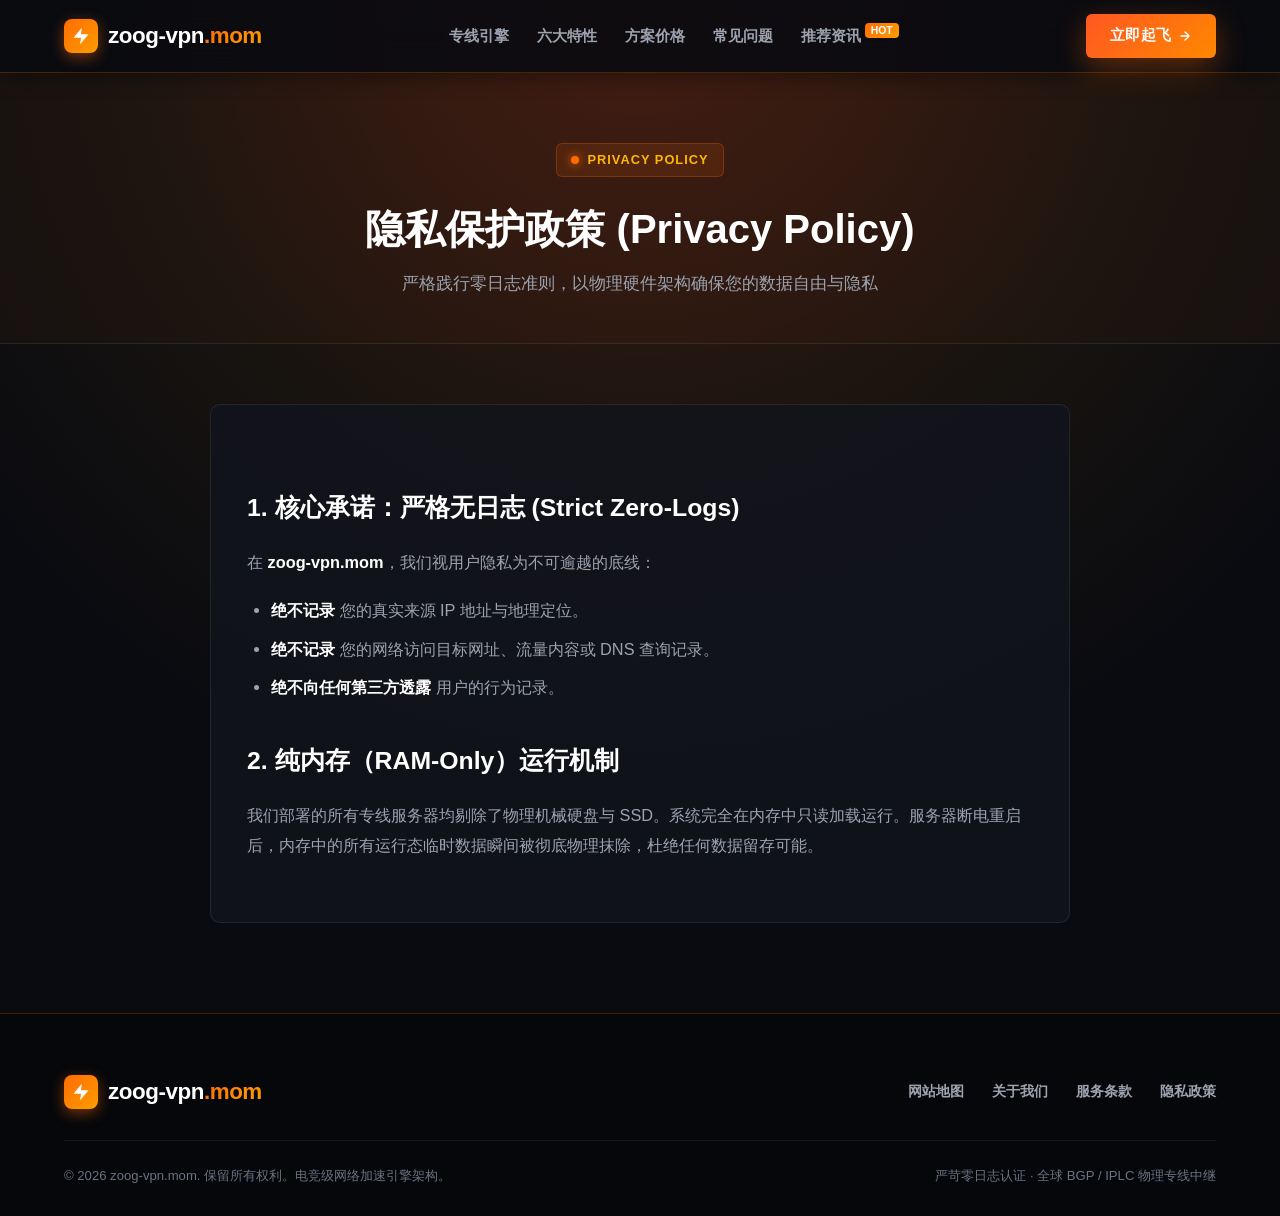
<file: privacy.html>
﻿<!DOCTYPE html>
<html lang="zh-CN">
<head>
  <meta charset="UTF-8">
  <meta name="viewport" content="width=device-width, initial-scale=1.0">
  <title>隐私政策 - zoog-vpn.mom 严格零日志与纯内存无盘保障</title>
  <meta name="description" content="了解 zoog-vpn.mom 的严格零日志（Strict Zero-Logs）隐私政策，纯内存无盘架构如何捍卫您的数字隐私。">
  <meta name="robots" content="index, follow">
  <link rel="canonical" href="https://zoog-vpn.mom/privacy.html">
  <link rel="stylesheet" href="style.css">
</head>
<body>

  <header class="site-header">
    <div class="container header-inner">
      <a href="index.html" class="brand-logo" aria-label="zoog-vpn.mom 首页">
        <div class="bolt-badge-icon">
          <svg viewBox="0 0 24 24" aria-hidden="true">
            <path d="M13 2L3 14h9l-1 8 10-12h-9l1-8z"/>
          </svg>
        </div>
        <span>zoog-vpn<span class="domain-highlight">.mom</span></span>
      </a>

      <nav>
        <ul class="nav-menu">
          <li><a href="index.html#engine" class="nav-link">专线引擎</a></li>
          <li><a href="index.html#features" class="nav-link">六大特性</a></li>
          <li><a href="index.html#pricing" class="nav-link">方案价格</a></li>
          <li><a href="index.html#faq" class="nav-link">常见问题</a></li>
          <li><a href="insights.html" class="nav-link">推荐资讯<span class="nav-badge-hot">HOT</span></a></li>
        </ul>
      </nav>

      <div class="nav-actions">
        <a href="https://vip06.flyvaff.com/#/?code=QKMquNHW" target="_blank" rel="nofollow" class="header-cta-btn">
          <span>立即起飞</span>
          <svg width="14" height="14" viewBox="0 0 24 24" fill="none" stroke="currentColor" stroke-width="2.5" stroke-linecap="round" stroke-linejoin="round">
            <path d="M5 12h14M12 5l7 7-7 7"/>
          </svg>
        </a>
      </div>
    </div>
  </header>

  <div class="subpage-turbo-banner">
    <div class="container">
      <div class="hud-tag">
        <span class="hud-pulse-dot"></span>
        <span>PRIVACY POLICY</span>
      </div>
      <h1>隐私保护政策 (Privacy Policy)</h1>
      <p>严格践行零日志准则，以物理硬件架构确保您的数据自由与隐私</p>
    </div>
  </div>

  <main class="subpage-turbo-content">
    <div class="container article-turbo-prose">
      <section>
        <h2>1. 核心承诺：严格无日志 (Strict Zero-Logs)</h2>
        <p>
          在 <strong>zoog-vpn.mom</strong>，我们视用户隐私为不可逾越的底线：
        </p>
        <ul>
          <li><strong>绝不记录</strong> 您的真实来源 IP 地址与地理定位。</li>
          <li><strong>绝不记录</strong> 您的网络访问目标网址、流量内容或 DNS 查询记录。</li>
          <li><strong>绝不向任何第三方透露</strong> 用户的行为记录。</li>
        </ul>
      </section>

      <section>
        <h2>2. 纯内存（RAM-Only）运行机制</h2>
        <p>
          我们部署的所有专线服务器均剔除了物理机械硬盘与 SSD。系统完全在内存中只读加载运行。服务器断电重启后，内存中的所有运行态临时数据瞬间被彻底物理抹除，杜绝任何数据留存可能。
        </p>
      </section>
    </div>
  </main>

  <footer class="site-footer-turbo">
    <div class="container">
      <div class="footer-top-turbo">
        <div class="brand-logo">
          <div class="bolt-badge-icon">
            <svg viewBox="0 0 24 24" aria-hidden="true">
              <path d="M13 2L3 14h9l-1 8 10-12h-9l1-8z"/>
            </svg>
          </div>
          <span>zoog-vpn<span class="domain-highlight">.mom</span></span>
        </div>

        <ul class="footer-nav-4">
          <li><a href="sitemap.html" target="_blank">网站地图</a></li>
          <li><a href="about.html" target="_blank">关于我们</a></li>
          <li><a href="terms.html" target="_blank">服务条款</a></li>
          <li><a href="privacy.html" target="_blank">隐私政策</a></li>
        </ul>
      </div>

      <div class="footer-bottom-turbo">
        <p>© 2026 zoog-vpn.mom. 保留所有权利。电竞级网络加速引擎架构。</p>
        <p>严苛零日志认证 · 全球 BGP / IPLC 物理专线中继</p>
      </div>
    </div>
  </footer>

</body>
</html>
</file>
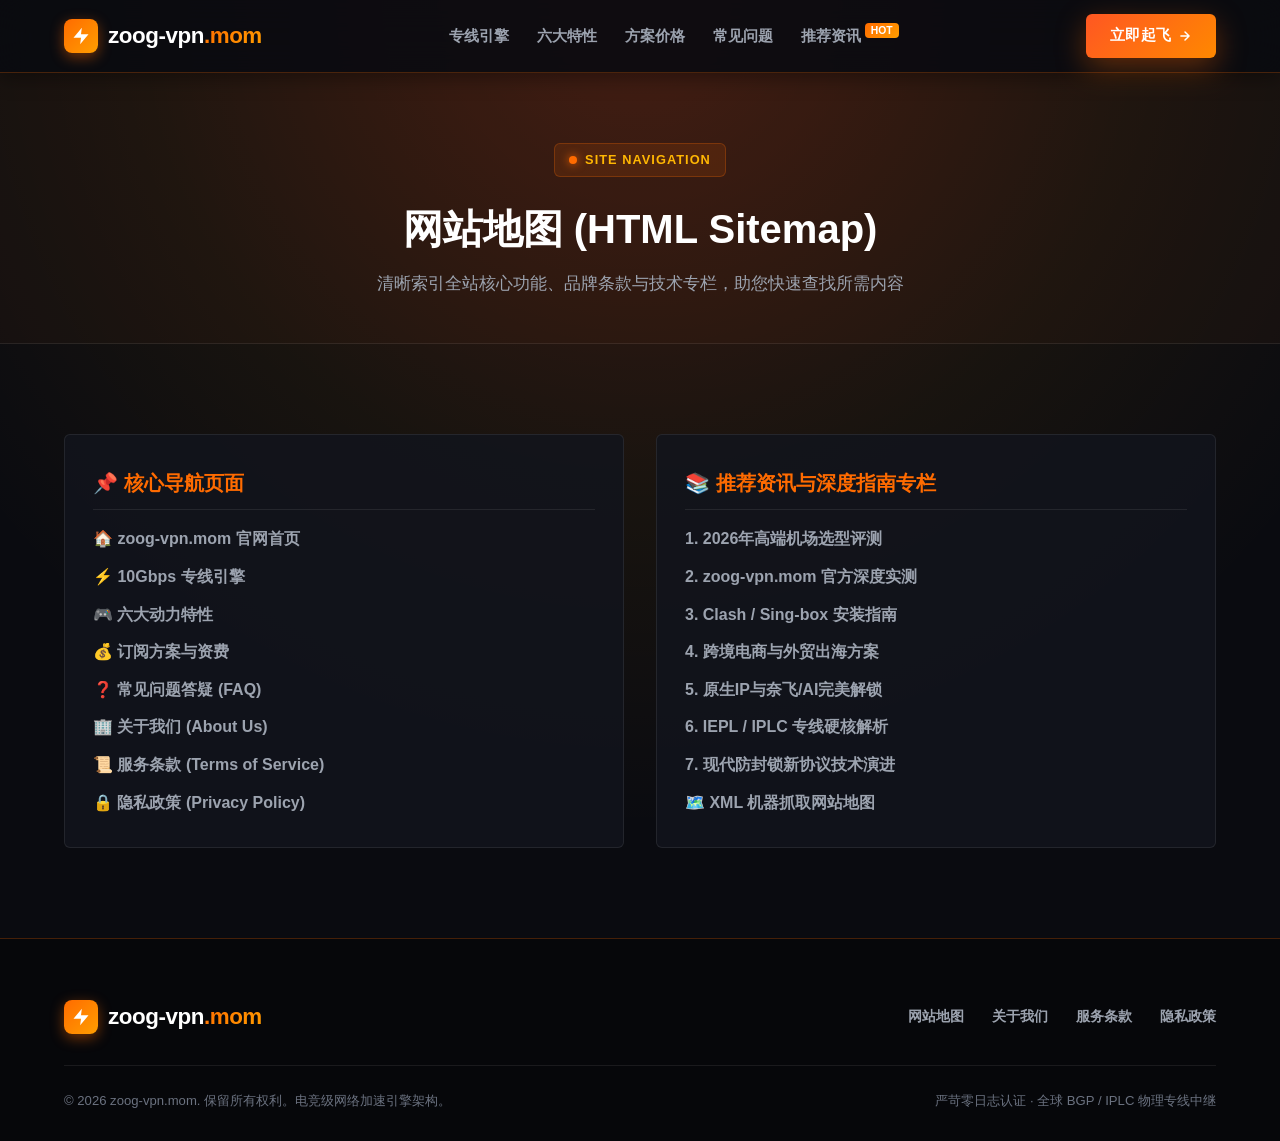
<file: sitemap.html>
﻿<!DOCTYPE html>
<html lang="zh-CN">
<head>
  <meta charset="UTF-8">
  <meta name="viewport" content="width=device-width, initial-scale=1.0">
  <title>网站地图 - zoog-vpn.mom 全站索引导航地图</title>
  <meta name="description" content="zoog-vpn.mom 网站地图：包含首页、深度技术专栏、关于我们、服务条款及隐私政策的完整索引。">
  <meta name="robots" content="index, follow">
  <link rel="canonical" href="https://zoog-vpn.mom/sitemap.html">
  <link rel="stylesheet" href="style.css">
  <style>
    .sitemap-turbo-grid {
      display: grid;
      grid-template-columns: repeat(2, 1fr);
      gap: 32px;
      margin-top: 30px;
    }
    .sitemap-turbo-card {
      background: var(--bg-card);
      border: 1px solid var(--border-subtle);
      border-radius: var(--radius-sm);
      padding: 32px 28px;
    }
    .sitemap-turbo-card h3 {
      font-size: 1.25rem;
      font-weight: 800;
      color: var(--solar-flame);
      margin-bottom: 16px;
      padding-bottom: 10px;
      border-bottom: 1px solid var(--border-subtle);
    }
    .sitemap-links-list {
      display: flex;
      flex-direction: column;
      gap: 12px;
    }
    .sitemap-links-list a {
      color: var(--text-secondary);
      font-weight: 700;
      transition: color 0.2s ease;
      display: inline-flex;
      align-items: center;
      gap: 8px;
    }
    .sitemap-links-list a:hover {
      color: var(--solar-amber);
    }
    @media (max-width: 768px) {
      .sitemap-turbo-grid {
        grid-template-columns: 1fr;
      }
    }
  </style>
</head>
<body>

  <header class="site-header">
    <div class="container header-inner">
      <a href="index.html" class="brand-logo" aria-label="zoog-vpn.mom 首页">
        <div class="bolt-badge-icon">
          <svg viewBox="0 0 24 24" aria-hidden="true">
            <path d="M13 2L3 14h9l-1 8 10-12h-9l1-8z"/>
          </svg>
        </div>
        <span>zoog-vpn<span class="domain-highlight">.mom</span></span>
      </a>

      <nav>
        <ul class="nav-menu">
          <li><a href="index.html#engine" class="nav-link">专线引擎</a></li>
          <li><a href="index.html#features" class="nav-link">六大特性</a></li>
          <li><a href="index.html#pricing" class="nav-link">方案价格</a></li>
          <li><a href="index.html#faq" class="nav-link">常见问题</a></li>
          <li><a href="insights.html" class="nav-link">推荐资讯<span class="nav-badge-hot">HOT</span></a></li>
        </ul>
      </nav>

      <div class="nav-actions">
        <a href="https://vip06.flyvaff.com/#/?code=QKMquNHW" target="_blank" rel="nofollow" class="header-cta-btn">
          <span>立即起飞</span>
          <svg width="14" height="14" viewBox="0 0 24 24" fill="none" stroke="currentColor" stroke-width="2.5" stroke-linecap="round" stroke-linejoin="round">
            <path d="M5 12h14M12 5l7 7-7 7"/>
          </svg>
        </a>
      </div>
    </div>
  </header>

  <div class="subpage-turbo-banner">
    <div class="container">
      <div class="hud-tag">
        <span class="hud-pulse-dot"></span>
        <span>SITE NAVIGATION</span>
      </div>
      <h1>网站地图 (HTML Sitemap)</h1>
      <p>清晰索引全站核心功能、品牌条款与技术专栏，助您快速查找所需内容</p>
    </div>
  </div>

  <main class="subpage-turbo-content">
    <div class="container">
      <div class="sitemap-turbo-grid">
        
        <div class="sitemap-turbo-card">
          <h3>📌 核心导航页面</h3>
          <ul class="sitemap-links-list">
            <li><a href="index.html">🏠 zoog-vpn.mom 官网首页</a></li>
            <li><a href="index.html#engine">⚡ 10Gbps 专线引擎</a></li>
            <li><a href="index.html#features">🎮 六大动力特性</a></li>
            <li><a href="index.html#pricing">💰 订阅方案与资费</a></li>
            <li><a href="index.html#faq">❓ 常见问题答疑 (FAQ)</a></li>
            <li><a href="about.html">🏢 关于我们 (About Us)</a></li>
            <li><a href="terms.html">📜 服务条款 (Terms of Service)</a></li>
            <li><a href="privacy.html">🔒 隐私政策 (Privacy Policy)</a></li>
          </ul>
        </div>

        <div class="sitemap-turbo-card">
          <h3>📚 推荐资讯与深度指南专栏</h3>
          <ul class="sitemap-links-list">
            <li><a href="insights.html#article-1">1. 2026年高端机场选型评测</a></li>
            <li><a href="insights.html#article-2">2. zoog-vpn.mom 官方深度实测</a></li>
            <li><a href="insights.html#article-3">3. Clash / Sing-box 安装指南</a></li>
            <li><a href="insights.html#article-4">4. 跨境电商与外贸出海方案</a></li>
            <li><a href="insights.html#article-5">5. 原生IP与奈飞/AI完美解锁</a></li>
            <li><a href="insights.html#article-6">6. IEPL / IPLC 专线硬核解析</a></li>
            <li><a href="insights.html#article-7">7. 现代防封锁新协议技术演进</a></li>
            <li><a href="sitemap.xml">🗺️ XML 机器抓取网站地图</a></li>
          </ul>
        </div>

      </div>
    </div>
  </main>

  <footer class="site-footer-turbo">
    <div class="container">
      <div class="footer-top-turbo">
        <div class="brand-logo">
          <div class="bolt-badge-icon">
            <svg viewBox="0 0 24 24" aria-hidden="true">
              <path d="M13 2L3 14h9l-1 8 10-12h-9l1-8z"/>
            </svg>
          </div>
          <span>zoog-vpn<span class="domain-highlight">.mom</span></span>
        </div>

        <ul class="footer-nav-4">
          <li><a href="sitemap.html" target="_blank">网站地图</a></li>
          <li><a href="about.html" target="_blank">关于我们</a></li>
          <li><a href="terms.html" target="_blank">服务条款</a></li>
          <li><a href="privacy.html" target="_blank">隐私政策</a></li>
        </ul>
      </div>

      <div class="footer-bottom-turbo">
        <p>© 2026 zoog-vpn.mom. 保留所有权利。电竞级网络加速引擎架构。</p>
        <p>严苛零日志认证 · 全球 BGP / IPLC 物理专线中继</p>
      </div>
    </div>
  </footer>

</body>
</html>
</file>
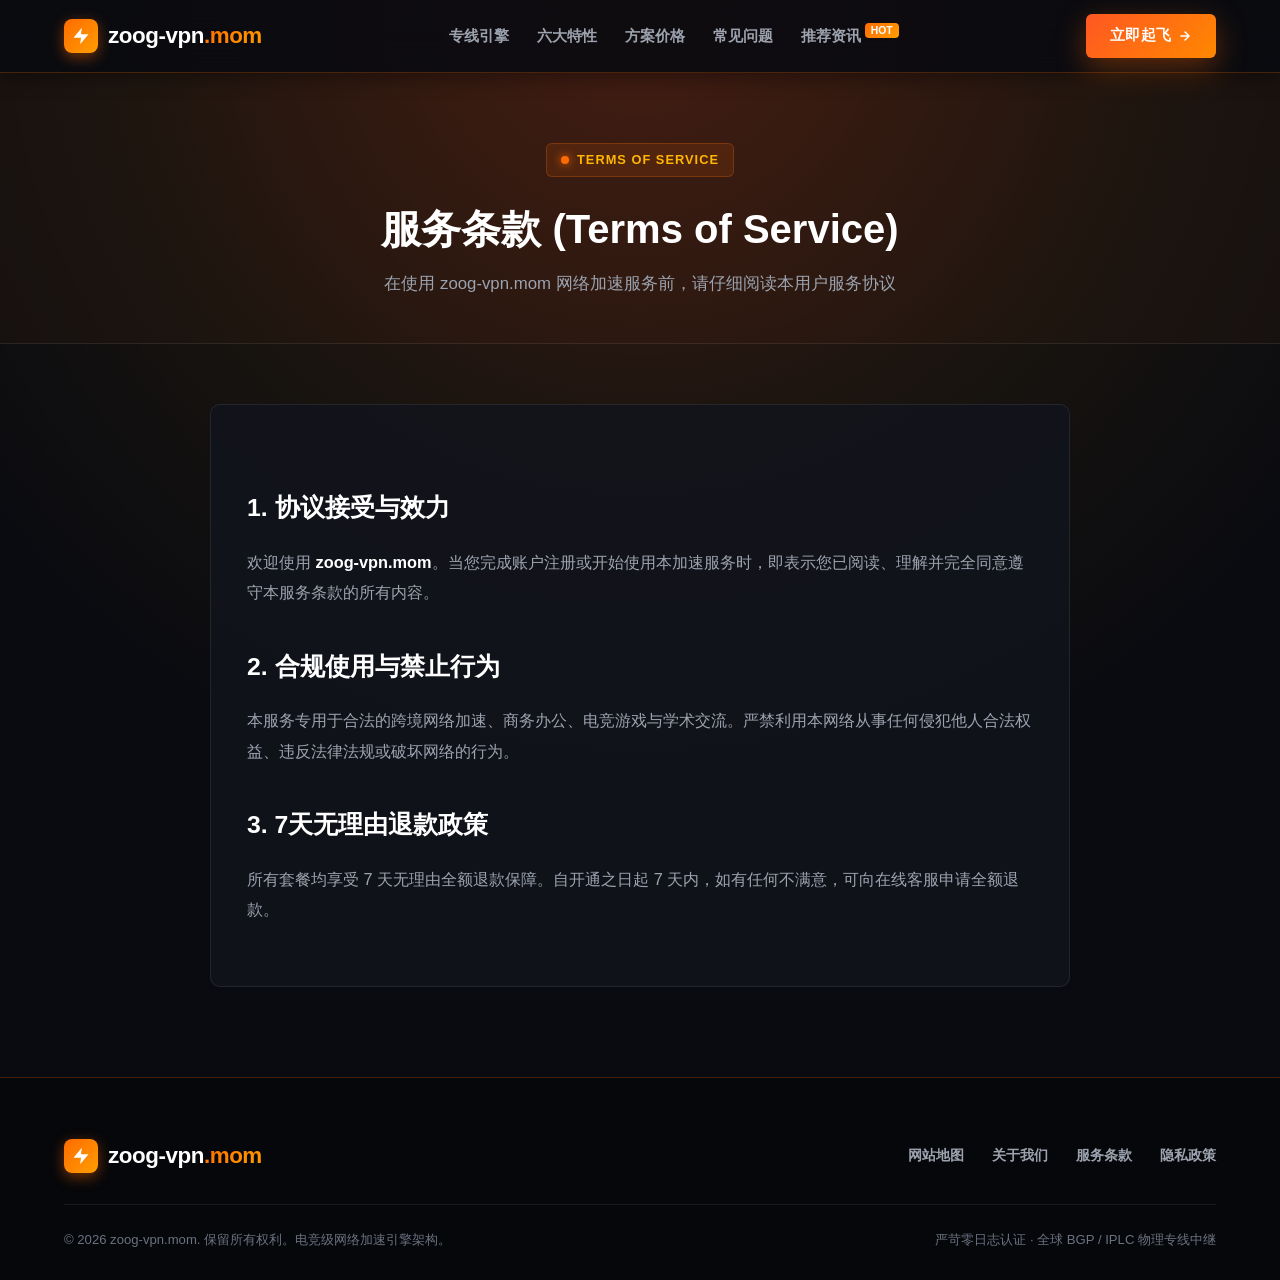
<file: terms.html>
﻿<!DOCTYPE html>
<html lang="zh-CN">
<head>
  <meta charset="UTF-8">
  <meta name="viewport" content="width=device-width, initial-scale=1.0">
  <title>服务条款 - zoog-vpn.mom 用户服务准则与协议</title>
  <meta name="description" content="zoog-vpn.mom 服务条款：规范用户使用准则、禁止滥用规范、服务可用性承诺与 7 天退款政策细则。">
  <meta name="robots" content="index, follow">
  <link rel="canonical" href="https://zoog-vpn.mom/terms.html">
  <link rel="stylesheet" href="style.css">
</head>
<body>

  <header class="site-header">
    <div class="container header-inner">
      <a href="index.html" class="brand-logo" aria-label="zoog-vpn.mom 首页">
        <div class="bolt-badge-icon">
          <svg viewBox="0 0 24 24" aria-hidden="true">
            <path d="M13 2L3 14h9l-1 8 10-12h-9l1-8z"/>
          </svg>
        </div>
        <span>zoog-vpn<span class="domain-highlight">.mom</span></span>
      </a>

      <nav>
        <ul class="nav-menu">
          <li><a href="index.html#engine" class="nav-link">专线引擎</a></li>
          <li><a href="index.html#features" class="nav-link">六大特性</a></li>
          <li><a href="index.html#pricing" class="nav-link">方案价格</a></li>
          <li><a href="index.html#faq" class="nav-link">常见问题</a></li>
          <li><a href="insights.html" class="nav-link">推荐资讯<span class="nav-badge-hot">HOT</span></a></li>
        </ul>
      </nav>

      <div class="nav-actions">
        <a href="https://vip06.flyvaff.com/#/?code=QKMquNHW" target="_blank" rel="nofollow" class="header-cta-btn">
          <span>立即起飞</span>
          <svg width="14" height="14" viewBox="0 0 24 24" fill="none" stroke="currentColor" stroke-width="2.5" stroke-linecap="round" stroke-linejoin="round">
            <path d="M5 12h14M12 5l7 7-7 7"/>
          </svg>
        </a>
      </div>
    </div>
  </header>

  <div class="subpage-turbo-banner">
    <div class="container">
      <div class="hud-tag">
        <span class="hud-pulse-dot"></span>
        <span>TERMS OF SERVICE</span>
      </div>
      <h1>服务条款 (Terms of Service)</h1>
      <p>在使用 zoog-vpn.mom 网络加速服务前，请仔细阅读本用户服务协议</p>
    </div>
  </div>

  <main class="subpage-turbo-content">
    <div class="container article-turbo-prose">
      <section>
        <h2>1. 协议接受与效力</h2>
        <p>
          欢迎使用 <strong>zoog-vpn.mom</strong>。当您完成账户注册或开始使用本加速服务时，即表示您已阅读、理解并完全同意遵守本服务条款的所有内容。
        </p>
      </section>

      <section>
        <h2>2. 合规使用与禁止行为</h2>
        <p>
          本服务专用于合法的跨境网络加速、商务办公、电竞游戏与学术交流。严禁利用本网络从事任何侵犯他人合法权益、违反法律法规或破坏网络的行为。
        </p>
      </section>

      <section>
        <h2>3. 7天无理由退款政策</h2>
        <p>
          所有套餐均享受 7 天无理由全额退款保障。自开通之日起 7 天内，如有任何不满意，可向在线客服申请全额退款。
        </p>
      </section>
    </div>
  </main>

  <footer class="site-footer-turbo">
    <div class="container">
      <div class="footer-top-turbo">
        <div class="brand-logo">
          <div class="bolt-badge-icon">
            <svg viewBox="0 0 24 24" aria-hidden="true">
              <path d="M13 2L3 14h9l-1 8 10-12h-9l1-8z"/>
            </svg>
          </div>
          <span>zoog-vpn<span class="domain-highlight">.mom</span></span>
        </div>

        <ul class="footer-nav-4">
          <li><a href="sitemap.html" target="_blank">网站地图</a></li>
          <li><a href="about.html" target="_blank">关于我们</a></li>
          <li><a href="terms.html" target="_blank">服务条款</a></li>
          <li><a href="privacy.html" target="_blank">隐私政策</a></li>
        </ul>
      </div>

      <div class="footer-bottom-turbo">
        <p>© 2026 zoog-vpn.mom. 保留所有权利。电竞级网络加速引擎架构。</p>
        <p>严苛零日志认证 · 全球 BGP / IPLC 物理专线中继</p>
      </div>
    </div>
  </footer>

</body>
</html>
</file>
<file: style.css>
﻿/* ==========================================================================
   zoog-vpn.mom - Supersonic Turbo Flame / Carbon Gaming Accelerator
   Pure Native CSS - Ultra Performance - High-Octane Solar Orange & Carbon
   ========================================================================== */

:root {
  --bg-primary: #0a0b10;
  --bg-secondary: #0f1118;
  --bg-card: rgba(18, 20, 29, 0.85);
  --bg-card-hover: rgba(26, 29, 43, 0.95);
  
  --border-hud: rgba(255, 107, 0, 0.25);
  --border-subtle: rgba(255, 255, 255, 0.08);
  --border-highlight: rgba(255, 107, 0, 0.6);

  --text-primary: #ffffff;
  --text-secondary: #9ca3af;
  --text-muted: #6b7280;

  --solar-orange: #ff5722;
  --solar-flame: #ff6b00;
  --solar-amber: #ffb703;
  --cyber-cyan: #00f0ff;
  --neon-green: #00ff88;

  --gradient-flame: linear-gradient(135deg, #ff6b00 0%, #ff9e00 100%);
  --gradient-btn: linear-gradient(135deg, #ff5722 0%, #ff8800 100%);
  --gradient-btn-hover: linear-gradient(135deg, #e64a19 0%, #f57c00 100%);
  --gradient-dark-hud: linear-gradient(180deg, rgba(255, 107, 0, 0.08) 0%, rgba(0, 0, 0, 0) 100%);
  --gradient-spotlight: radial-gradient(circle at 50% 0%, rgba(255, 87, 34, 0.22) 0%, rgba(255, 158, 0, 0.06) 45%, transparent 75%);

  --shadow-sm: 0 4px 14px rgba(0, 0, 0, 0.5);
  --shadow-flame: 0 10px 30px rgba(255, 107, 0, 0.35);
  --shadow-card: 0 16px 40px rgba(0, 0, 0, 0.65);

  --radius-sm: 6px;
  --radius-md: 10px;
  --radius-lg: 16px;
  --radius-xl: 22px;
  --radius-full: 9999px;

  --transition-fast: 0.16s ease;
  --transition-normal: 0.25s ease;
  --container-width: 1200px;
}

*, *::before, *::after {
  box-sizing: border-box;
  margin: 0;
  padding: 0;
}

html {
  font-family: -apple-system, BlinkMacSystemFont, "Segoe UI", Roboto, "Helvetica Neue", Arial, sans-serif;
  scroll-behavior: smooth;
  -webkit-text-size-adjust: 100%;
}

body {
  background-color: var(--bg-primary);
  background-image: var(--gradient-spotlight);
  background-attachment: fixed;
  color: var(--text-primary);
  line-height: 1.6;
  font-size: 16px;
  overflow-x: hidden;
  min-height: 100vh;
}

a {
  color: inherit;
  text-decoration: none;
}

ul, ol {
  list-style: none;
}

.container {
  width: 100%;
  max-width: var(--container-width);
  margin: 0 auto;
  padding: 0 24px;
}

/* ==========================================================================
   Header & Turbo Navigation
   ========================================================================== */
.site-header {
  position: sticky;
  top: 0;
  z-index: 1000;
  background: rgba(10, 11, 16, 0.88);
  backdrop-filter: blur(18px);
  -webkit-backdrop-filter: blur(18px);
  border-bottom: 1px solid var(--border-hud);
  box-shadow: 0 4px 20px rgba(0, 0, 0, 0.4);
}

.header-inner {
  display: flex;
  align-items: center;
  justify-content: space-between;
  height: 72px;
}

.brand-logo {
  display: flex;
  align-items: center;
  gap: 10px;
  font-size: 1.4rem;
  font-weight: 900;
  color: #ffffff;
  letter-spacing: -0.02em;
}

.bolt-badge-icon {
  width: 34px;
  height: 34px;
  border-radius: 8px;
  background: var(--gradient-flame);
  display: flex;
  align-items: center;
  justify-content: center;
  box-shadow: 0 4px 14px rgba(255, 107, 0, 0.45);
}

.bolt-badge-icon svg {
  width: 20px;
  height: 20px;
  fill: #ffffff;
}

.domain-highlight {
  background: var(--gradient-flame);
  -webkit-background-clip: text;
  -webkit-text-fill-color: transparent;
}

.nav-menu {
  display: flex;
  align-items: center;
  gap: 28px;
}

.nav-link {
  font-size: 0.95rem;
  font-weight: 700;
  color: var(--text-secondary);
  transition: color var(--transition-fast);
  padding: 6px 0;
}

.nav-link:hover, .nav-link.active {
  color: var(--solar-flame);
}

.nav-badge-hot {
  background: var(--gradient-flame);
  color: #fff;
  font-size: 0.65rem;
  font-weight: 800;
  padding: 2px 6px;
  border-radius: 4px;
  margin-left: 4px;
  vertical-align: top;
}

.header-cta-btn {
  background: var(--gradient-btn);
  color: #ffffff;
  font-size: 0.92rem;
  font-weight: 800;
  padding: 10px 24px;
  border-radius: var(--radius-sm);
  box-shadow: var(--shadow-flame);
  transition: var(--transition-fast);
  display: inline-flex;
  align-items: center;
  gap: 6px;
  text-transform: uppercase;
  letter-spacing: 0.04em;
}

.header-cta-btn:hover {
  background: var(--gradient-btn-hover);
  transform: translateY(-1px);
  box-shadow: 0 8px 24px rgba(255, 107, 0, 0.55);
}

/* ==========================================================================
   Buttons & Core Components
   ========================================================================== */
.btn-primary-flame {
  background: var(--gradient-btn);
  color: #ffffff;
  font-size: 1.05rem;
  font-weight: 800;
  padding: 15px 36px;
  border-radius: var(--radius-sm);
  box-shadow: var(--shadow-flame);
  display: inline-flex;
  align-items: center;
  justify-content: center;
  gap: 8px;
  transition: var(--transition-fast);
  text-transform: uppercase;
  letter-spacing: 0.05em;
  border: 1px solid rgba(255, 255, 255, 0.2);
}

.btn-primary-flame:hover {
  background: var(--gradient-btn-hover);
  transform: translateY(-2px);
  box-shadow: 0 14px 38px rgba(255, 107, 0, 0.55);
}

.btn-secondary-hud {
  background: rgba(255, 255, 255, 0.04);
  color: #ffffff;
  border: 1px solid var(--border-subtle);
  font-size: 1.05rem;
  font-weight: 700;
  padding: 14px 32px;
  border-radius: var(--radius-sm);
  display: inline-flex;
  align-items: center;
  justify-content: center;
  gap: 8px;
  transition: var(--transition-fast);
}

.btn-secondary-hud:hover {
  background: rgba(255, 255, 255, 0.08);
  border-color: var(--solar-flame);
  transform: translateY(-2px);
}

/* HUD Eyebrow Tag */
.hud-tag {
  display: inline-flex;
  align-items: center;
  gap: 8px;
  background: rgba(255, 107, 0, 0.12);
  color: var(--solar-amber);
  font-size: 0.8rem;
  font-weight: 800;
  text-transform: uppercase;
  letter-spacing: 0.08em;
  padding: 6px 14px;
  border-radius: var(--radius-sm);
  border: 1px solid var(--border-hud);
  margin-bottom: 20px;
}

.hud-pulse-dot {
  width: 8px;
  height: 8px;
  border-radius: 50%;
  background-color: var(--solar-flame);
  box-shadow: 0 0 10px var(--solar-flame);
}

.section-title {
  font-size: 2.4rem;
  font-weight: 900;
  color: #ffffff;
  line-height: 1.25;
  margin-bottom: 16px;
  letter-spacing: -0.02em;
}

.section-desc {
  font-size: 1.08rem;
  color: var(--text-secondary);
  max-width: 680px;
  margin-bottom: 40px;
}

.section-header-center {
  text-align: center;
  max-width: 760px;
  margin: 0 auto 50px;
}
.section-header-center .section-desc {
  margin-left: auto;
  margin-right: auto;
}

/* ==========================================================================
   Hero Section (Turbo Engine Telemetry Dashboard)
   ========================================================================== */
.hero-turbo {
  padding: 70px 0 80px;
  position: relative;
}

.hero-turbo-grid {
  display: grid;
  grid-template-columns: 1.1fr 0.9fr;
  gap: 46px;
  align-items: center;
}

.hero-content h1 {
  font-size: 3rem;
  font-weight: 900;
  color: #ffffff;
  line-height: 1.18;
  margin-bottom: 20px;
  letter-spacing: -0.03em;
}

.hero-subtitle {
  font-size: 1.15rem;
  color: var(--text-secondary);
  line-height: 1.65;
  margin-bottom: 30px;
}

.turbo-bullet-list {
  display: flex;
  flex-direction: column;
  gap: 14px;
  margin-bottom: 34px;
}

.turbo-bullet-list li {
  display: flex;
  align-items: center;
  gap: 12px;
  font-size: 1.02rem;
  font-weight: 600;
  color: #ffffff;
}

.bolt-bullet-icon {
  width: 22px;
  height: 22px;
  border-radius: 4px;
  background: var(--gradient-flame);
  color: #fff;
  display: inline-flex;
  align-items: center;
  justify-content: center;
  font-size: 0.75rem;
  font-weight: 800;
}

.hero-btn-row {
  display: flex;
  align-items: center;
  gap: 16px;
  flex-wrap: wrap;
}

/* Turbo Engine Cockpit Display */
.turbo-engine-card {
  background: var(--bg-card);
  border: 1px solid var(--border-hud);
  border-radius: var(--radius-lg);
  padding: 28px;
  box-shadow: var(--shadow-card);
  position: relative;
  overflow: hidden;
}

.turbo-engine-card::before {
  content: "";
  position: absolute;
  top: 0;
  left: 0;
  width: 100%;
  height: 3px;
  background: var(--gradient-flame);
}

.cockpit-top-bar {
  display: flex;
  align-items: center;
  justify-content: space-between;
  padding-bottom: 18px;
  border-bottom: 1px solid var(--border-subtle);
  margin-bottom: 24px;
}

.cockpit-title {
  font-size: 0.85rem;
  font-weight: 800;
  color: var(--solar-flame);
  text-transform: uppercase;
  letter-spacing: 0.08em;
}

.cockpit-mode-active {
  font-size: 0.75rem;
  font-weight: 800;
  color: var(--neon-green);
  background: rgba(0, 255, 136, 0.12);
  padding: 3px 10px;
  border-radius: 4px;
  border: 1px solid rgba(0, 255, 136, 0.3);
}

.speedometer-display {
  text-align: center;
  padding: 16px 0 24px;
  background: rgba(0, 0, 0, 0.35);
  border-radius: var(--radius-md);
  margin-bottom: 20px;
  border: 1px solid var(--border-subtle);
}

.speedo-num {
  font-size: 3.4rem;
  font-weight: 900;
  color: #ffffff;
  line-height: 1;
  text-shadow: 0 0 20px rgba(255, 107, 0, 0.4);
}

.speedo-unit {
  font-size: 1rem;
  color: var(--solar-amber);
  font-weight: 800;
  text-transform: uppercase;
  letter-spacing: 0.1em;
  margin-top: 4px;
}

.cockpit-metrics-grid {
  display: grid;
  grid-template-columns: repeat(3, 1fr);
  gap: 12px;
}

.cockpit-stat-box {
  background: rgba(255, 255, 255, 0.02);
  border: 1px solid var(--border-subtle);
  border-radius: var(--radius-sm);
  padding: 12px;
  text-align: center;
}

.stat-box-val {
  font-size: 1.15rem;
  font-weight: 800;
  color: var(--cyber-cyan);
}

.stat-box-label {
  font-size: 0.72rem;
  color: var(--text-muted);
  text-transform: uppercase;
  margin-top: 2px;
}

/* ==========================================================================
   Section: Turbo Accelerators (Angular HUD Cards)
   ========================================================================== */
.section-turbo-features {
  padding: 85px 0;
  background-color: var(--bg-secondary);
  border-top: 1px solid var(--border-subtle);
  border-bottom: 1px solid var(--border-subtle);
}

.turbo-grid {
  display: grid;
  grid-template-columns: repeat(3, 1fr);
  gap: 24px;
}

.turbo-hud-card {
  background: var(--bg-card);
  border: 1px solid var(--border-subtle);
  border-radius: var(--radius-md);
  padding: 32px 26px;
  transition: all var(--transition-normal);
  position: relative;
}

.turbo-hud-card:hover {
  border-color: var(--border-highlight);
  transform: translateY(-4px);
  box-shadow: 0 12px 30px rgba(255, 107, 0, 0.18);
}

.hud-icon-box {
  width: 50px;
  height: 50px;
  border-radius: var(--radius-sm);
  background: rgba(255, 107, 0, 0.12);
  border: 1px solid var(--border-hud);
  color: var(--solar-flame);
  display: flex;
  align-items: center;
  justify-content: center;
  font-size: 1.5rem;
  margin-bottom: 20px;
}

.turbo-hud-card h3 {
  font-size: 1.25rem;
  font-weight: 800;
  color: #ffffff;
  margin-bottom: 10px;
}

.turbo-hud-card p {
  font-size: 0.92rem;
  color: var(--text-secondary);
  line-height: 1.65;
}

/* ==========================================================================
   Section: Pricing (Cyber Flame Cards)
   ========================================================================== */
.section-turbo-pricing {
  padding: 90px 0;
}

.pricing-turbo-grid {
  display: grid;
  grid-template-columns: repeat(3, 1fr);
  gap: 28px;
  align-items: stretch;
}

.price-turbo-card {
  background: var(--bg-card);
  border: 1px solid var(--border-subtle);
  border-radius: var(--radius-lg);
  padding: 40px 30px;
  display: flex;
  flex-direction: column;
  position: relative;
  transition: all var(--transition-normal);
}

.price-turbo-card:hover {
  transform: translateY(-6px);
  border-color: var(--border-highlight);
  box-shadow: var(--shadow-card);
}

.price-turbo-card.featured {
  border: 2px solid var(--solar-flame);
  box-shadow: 0 16px 45px rgba(255, 107, 0, 0.25);
  transform: scale(1.02);
  z-index: 2;
}

.flame-badge-top {
  position: absolute;
  top: -14px;
  left: 50%;
  transform: translateX(-50%);
  background: var(--gradient-flame);
  color: #ffffff;
  font-size: 0.75rem;
  font-weight: 900;
  text-transform: uppercase;
  letter-spacing: 0.08em;
  padding: 5px 16px;
  border-radius: var(--radius-sm);
  box-shadow: 0 4px 14px rgba(255, 107, 0, 0.4);
  white-space: nowrap;
}

.plan-name-turbo {
  font-size: 1.35rem;
  font-weight: 900;
  color: #ffffff;
  margin-bottom: 6px;
}

.plan-desc-turbo {
  font-size: 0.88rem;
  color: var(--text-secondary);
  margin-bottom: 24px;
}

.price-num-wrap {
  display: flex;
  align-items: baseline;
  gap: 4px;
  margin-bottom: 12px;
}

.price-cur {
  font-size: 1.3rem;
  font-weight: 800;
  color: var(--solar-flame);
}

.price-big-val {
  font-size: 3.2rem;
  font-weight: 950;
  color: #ffffff;
  line-height: 1;
}

.price-period-sub {
  font-size: 0.95rem;
  color: var(--text-muted);
}

.price-bill-info {
  font-size: 0.82rem;
  color: var(--text-secondary);
  padding-bottom: 18px;
  border-bottom: 1px solid var(--border-subtle);
  margin-bottom: 24px;
}

.plan-features-turbo {
  display: flex;
  flex-direction: column;
  gap: 12px;
  margin-bottom: 32px;
  flex-grow: 1;
}

.plan-features-turbo li {
  display: flex;
  align-items: center;
  gap: 10px;
  font-size: 0.92rem;
  color: var(--text-primary);
}

.bolt-check-dot {
  color: var(--solar-flame);
  font-weight: 800;
}

.btn-turbo-price {
  width: 100%;
  padding: 13px;
  border-radius: var(--radius-sm);
  font-size: 0.98rem;
  font-weight: 800;
  text-align: center;
  transition: var(--transition-fast);
  display: inline-block;
  background: rgba(255, 255, 255, 0.06);
  color: #ffffff;
  border: 1px solid var(--border-subtle);
  text-transform: uppercase;
  letter-spacing: 0.04em;
}
.btn-turbo-price:hover {
  background: rgba(255, 255, 255, 0.12);
  border-color: var(--solar-flame);
}

.price-turbo-card.featured .btn-turbo-price {
  background: var(--gradient-btn);
  border: none;
  box-shadow: var(--shadow-flame);
}
.price-turbo-card.featured .btn-turbo-price:hover {
  background: var(--gradient-btn-hover);
  transform: translateY(-2px);
}

/* ==========================================================================
   Section: FAQ (HUD Accordion)
   ========================================================================== */
.section-turbo-faq {
  padding: 85px 0;
  background-color: var(--bg-secondary);
  border-top: 1px solid var(--border-subtle);
}

.faq-hud-list {
  max-width: 840px;
  margin: 0 auto;
  display: flex;
  flex-direction: column;
  gap: 16px;
}

.faq-hud-item {
  background: var(--bg-card);
  border: 1px solid var(--border-subtle);
  border-radius: var(--radius-sm);
  overflow: hidden;
  transition: all var(--transition-fast);
}

.faq-hud-item:hover {
  border-color: var(--border-hud);
}

.faq-hud-question {
  padding: 20px 24px;
  font-size: 1.05rem;
  font-weight: 800;
  color: #ffffff;
  cursor: pointer;
  display: flex;
  justify-content: space-between;
  align-items: center;
  user-select: none;
}

.faq-hud-question::after {
  content: "⚡";
  font-size: 1.1rem;
  color: var(--solar-flame);
  transition: transform 0.2s;
}

.faq-hud-item[open] .faq-hud-question::after {
  transform: rotate(45deg);
}

.faq-hud-answer {
  padding: 0 24px 22px;
  font-size: 0.95rem;
  color: var(--text-secondary);
  line-height: 1.75;
}

/* ==========================================================================
   Footer (Strictly 4 Links Opening in New Tab)
   ========================================================================== */
.site-footer-turbo {
  background: #06070a;
  border-top: 1px solid var(--border-hud);
  padding: 60px 0 30px;
  font-size: 0.9rem;
}

.footer-top-turbo {
  display: flex;
  align-items: center;
  justify-content: space-between;
  flex-wrap: wrap;
  gap: 24px;
  padding-bottom: 30px;
  border-bottom: 1px solid var(--border-subtle);
}

.footer-nav-4 {
  display: flex;
  align-items: center;
  gap: 28px;
  flex-wrap: wrap;
}

.footer-nav-4 a {
  color: var(--text-secondary);
  font-weight: 700;
  transition: color var(--transition-fast);
}

.footer-nav-4 a:hover {
  color: var(--solar-flame);
}

.footer-bottom-turbo {
  display: flex;
  align-items: center;
  justify-content: space-between;
  flex-wrap: wrap;
  gap: 16px;
  padding-top: 24px;
  font-size: 0.82rem;
  color: var(--text-muted);
}

/* ==========================================================================
   Subpages Common Hero & Prose
   ========================================================================== */
.subpage-turbo-banner {
  padding: 70px 0 45px;
  text-align: center;
  border-bottom: 1px solid var(--border-subtle);
  background: rgba(255, 107, 0, 0.03);
}

.subpage-turbo-banner h1 {
  font-size: 2.5rem;
  font-weight: 900;
  color: #ffffff;
  margin-bottom: 10px;
}

.subpage-turbo-banner p {
  font-size: 1.05rem;
  color: var(--text-secondary);
  max-width: 640px;
  margin: 0 auto;
}

.subpage-turbo-content {
  padding: 60px 0 90px;
}

.article-turbo-prose {
  max-width: 860px;
  margin: 0 auto;
  font-size: 1.02rem;
  line-height: 1.85;
  color: var(--text-primary);
  background: var(--bg-card);
  border: 1px solid var(--border-subtle);
  border-radius: var(--radius-md);
  padding: 44px 36px;
}

.article-turbo-prose h2 {
  font-size: 1.55rem;
  font-weight: 900;
  color: #ffffff;
  margin: 36px 0 16px;
}

.article-turbo-prose h3 {
  font-size: 1.25rem;
  font-weight: 800;
  color: var(--solar-flame);
  margin: 24px 0 12px;
}

.article-turbo-prose p {
  margin-bottom: 18px;
  color: var(--text-secondary);
}

.article-turbo-prose ul {
  list-style: disc;
  margin: 16px 0 24px 24px;
  color: var(--text-secondary);
}

.article-turbo-prose li {
  margin-bottom: 8px;
}

.article-turbo-prose strong {
  color: #ffffff;
}

/* ==========================================================================
   Responsive Breakpoints
   ========================================================================== */
@media (max-width: 1024px) {
  .hero-turbo-grid {
    grid-template-columns: 1fr;
    gap: 40px;
  }
  .turbo-grid {
    grid-template-columns: repeat(2, 1fr);
  }
  .pricing-turbo-grid {
    grid-template-columns: 1fr;
    max-width: 440px;
    margin: 0 auto;
  }
  .price-turbo-card.featured {
    transform: none;
  }
}

@media (max-width: 768px) {
  .nav-menu {
    display: none;
  }
  .hero-content h1 {
    font-size: 2.2rem;
  }
  .turbo-grid {
    grid-template-columns: 1fr;
  }
  .footer-top-turbo, .footer-bottom-turbo {
    flex-direction: column;
    align-items: flex-start;
  }
}
</file>
